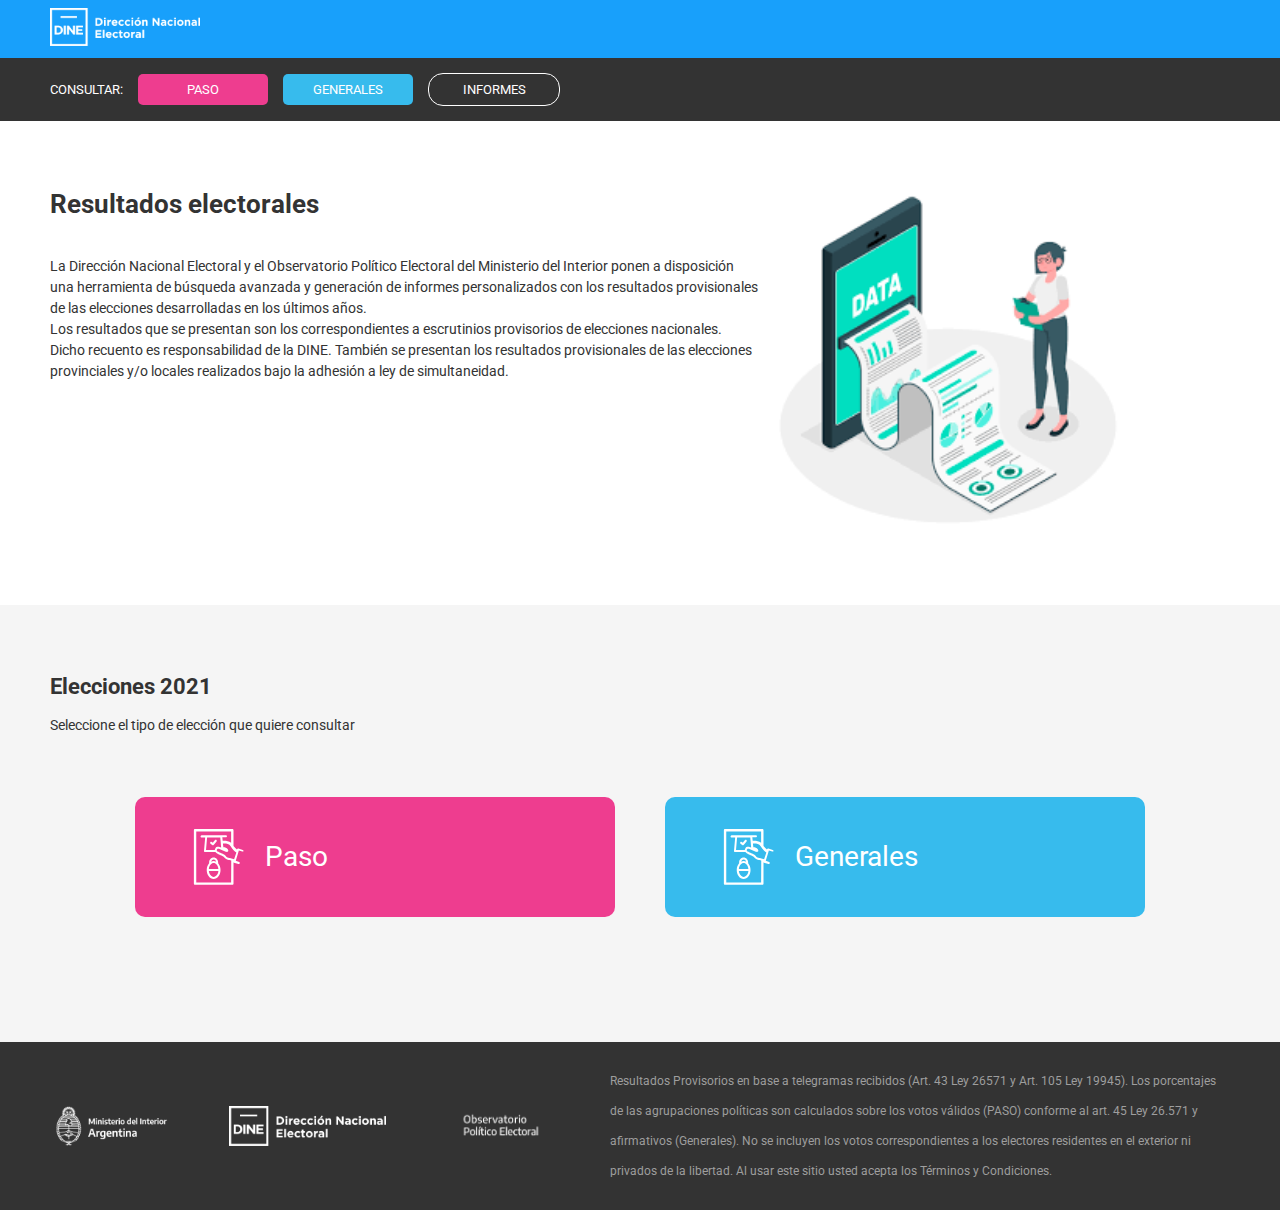
<file: index.html>
<!DOCTYPE html>
<html lang="es">

<head>
    <meta charset="UTF-8" />
    <!-- <meta name="viewport" content="width=device-width, initial-scale=1.0" /> -->
    <title>Sistema de Publicación de Resultados Electorales</title>
    <link rel="shortcut icon" type="image/png" href="img/icons/favicon-16x16.png">
    <!-- Estilos CSS -->
    <link rel="stylesheet" href="css/common.css" />
    <link rel="stylesheet" href="css/pages/index.css">
</head>

<body>
    <header>
        <!--Barra de logo portal-->
        <div class="header-page">
            <a href="index.html">
                <img src="img/Logo_DINE_negativo.png" alt="logo" class="logo">
            </a>
        </div>
        <!--Barra de menú principal-->
        <nav class="barra-navegacion">
            <ul>
                <li>CONSULTAR:</li>
                <li><a class="boton paso" href="paso.html">PASO</a></li>
                <li><a class="boton generales" href="generales.html">GENERALES</a></li>
                <div>
                    <li><a class="boton_informes" href="informes.html">INFORMES</a></li>
                </div>
            </ul>
        </nav>
    </header>
    <!-- Contenido principal de la página -->
    <main>
        <section id="sec-titulo">
            <!--Seccion para agregar una palicula favorita por codigo-->
            <div class="sec-titulo_contenedor-texto">
                <h1>Resultados electorales</h1>
                <p>La Dirección Nacional Electoral y el Observatorio Político Electoral del Ministerio
                    del Interior ponen a disposición una herramienta de búsqueda avanzada y generación
                    de informes personalizados con los resultados provisionales de las elecciones
                    desarrolladas en los últimos años.
                    <br>
                    Los resultados que se presentan son los correspondientes a escrutinios provisorios de
                    elecciones nacionales. Dicho recuento es responsabilidad de la DINE. También se
                    presentan los resultados provisionales de las elecciones provinciales y/o locales
                    realizados bajo la adhesión a ley de simultaneidad.
                </p>
            </div>
            <div class="sec-titulo_contenedor-imagen">
                <img src="img/images.png" alt="">
            </div>
        </section>
        <section id="sec-contenido">
            <h2>Elecciones 2021</h2>
            <p>Seleccione el tipo de elección que quiere consultar</p>
            <div class="sec-contenido_contenedor-botones">
                <a class="contenido-boton paso" href="paso.html">
                    <img class="boton_imagen" src="img/icons/urna.svg" alt="">Paso
                </a>
                <a class="contenido-boton generales" href="generales.html">
                    <img class="boton_imagen" src="img/icons/urna.svg" alt="">Generales
                </a>
            </div>
        </section>
    </main>
    <!--Pie de página-->
    <footer>
        <img src="img/icons/Ministerio-del-Interior_pluma.1ab9a7a7.png" />
        <img src="img/icons/Logo_DINE_negativo.a88f983e.png" />
        <img src="img/icons/logos_001-10.4430c8d5.png" />
        <p>Resultados Provisorios en base a telegramas recibidos (Art. 43 Ley 26571 y Art. 105 Ley 19945). Los
            porcentajes de las agrupaciones políticas son calculados sobre los votos válidos (PASO) conforme al art.
            45 Ley 26.571 y afirmativos (Generales). No se incluyen los votos correspondientes a los electores
            residentes en el exterior ni privados de la libertad. Al usar este sitio usted acepta los
            <a href="about:blank" target="_blank">Términos y Condiciones.</a>
        </p>
    </footer>
</body>

</html>
</file>
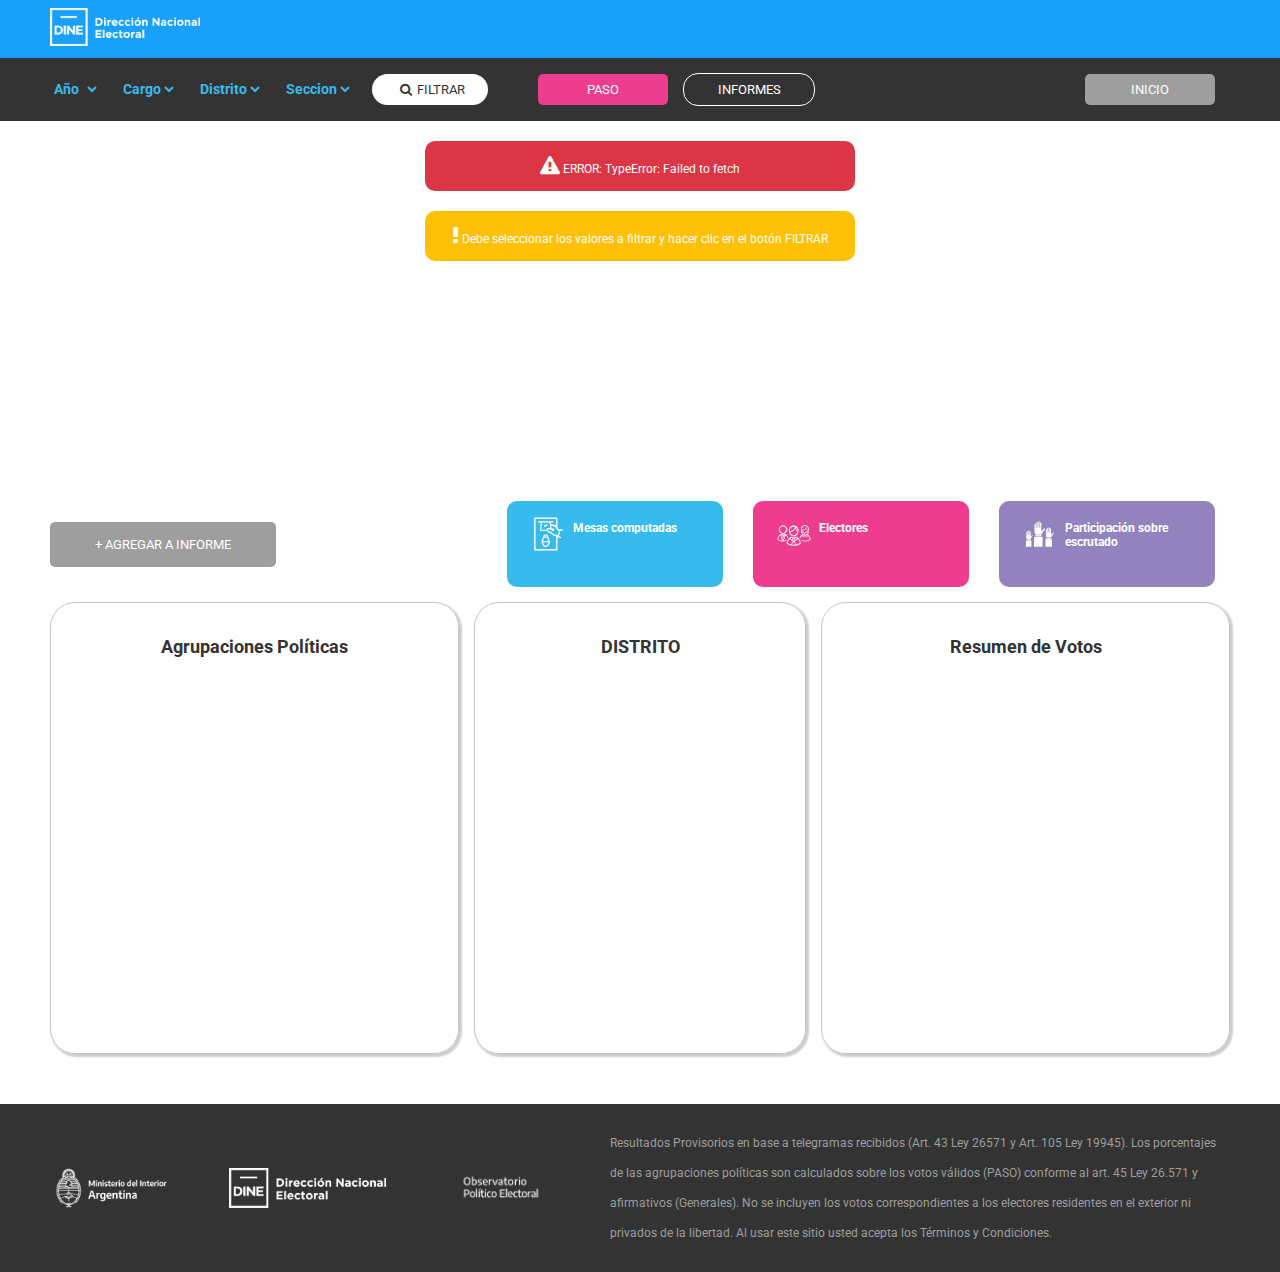
<file: generales.html>
<!DOCTYPE html>
<html lang="es">

<head>
    <meta charset="UTF-8" />
    <!-- <meta name="viewport" content="width=device-width, initial-scale=1.0" /> -->
    <title>Sistema de Publicación de Resultados Electorales</title>
    <link rel="shortcut icon" type="image/png" href="img/icons/favicon-16x16.png">
    <!-- Estilos CSS -->
    <link rel="stylesheet" href="https://cdnjs.cloudflare.com/ajax/libs/font-awesome/4.7.0/css/font-awesome.min.css">
    <link rel="stylesheet" href="css/common.css" />
    <link rel="stylesheet" href="css/pages/generales.css">
    <script src="js/common.js" defer></script>
    <script src="js/agrupaciones_colores.js" defer></script>
    <script src="js/pages/general.js" defer></script>
</head>

<body>
    <header>
        <!--Barra de logo portal-->
        <div class="header-page">
            <a href="index.html">
                <img src="img/Logo_DINE_negativo.png" alt="logo" class="logo">
            </a>
        </div>
        <!--Barra de menú principal-->

        <nav class="barra-navegacion">
            <div>
                <div>
                    <form>
                        <select name="filtro-año" id="años">
                            <option value="-" selected disabled>Año</option>
                        </select>
                        <select name="filtro-cargo" id="cargos">
                            <option value="-" selected disabled>Cargo</option>
                        </select>
                        <select name="filtro-distrito" id="distritos">
                            <option value="-" selected disabled>Distrito</option>
                        </select>
                        <input type="hidden" id="hdSeccionProvincial" name="hdSeccionProvincial">
                        <select name="filtro-seccion" id="secciones">
                            <option value="-" selected disabled>Seccion</option>
                        </select>

                        <button id="boton_filtrar" class="boton_filtrar" type="submit"><i
                                class="fa fa-search icon_boton_filtrar" aria-hidden="true"></i>FILTRAR</button>
                    </form>
                    <ul>
                        <li><a class="boton paso" href="paso.html">PASO</a></li>
                        <li><a class="boton_informes" href="informes.html">INFORMES</a></li>
                    </ul>
                </div>
                <ul>
                    <li><a class="boton_inicio" href="index.html">INICIO</a></li>
                </ul>
            </div>

        </nav>

    </header>
    <!-- Contenido principal de la página -->
    <main>
        <div class="loader-contenedor" id="loader">
            <div class="loader"></div>
        </div>
        <section id="sec-messages-informes">

        </section>
        <section id="sec-messages">
            <!-- agregar mensajes al usuario, por ejemplo, mensajes de error, o de éxito de las operaciones. -->
            <div class="container">
                <div class="mensaje mensaje-1" id="mensajeExito"><i class="fa fa-thumbs-up" aria-hidden="true"></i> Se
                    agregó con
                    éxito
                    el
                    resultado al informe.
                </div>
                <div class="mensaje mensaje-2" id="mensajeError"><i class="fa fa-exclamation-triangle"
                        aria-hidden="true"></i>
                </div>
                <div class="mensaje mensaje-3" id="mensajeAdvertencia"><i class="fa fa-exclamation"
                        aria-hidden="true"></i>
                </div>
            </div>
        </section>
        <section id="sec-titulo">
            <!--Seccion para agregar una palicula favorita por codigo-->
            <h1 id="titulo"></h1>
            <p id="subtitulo" class="texto-path"></p>
        </section>
        <section id="sec-contenido">
            <!--Seccion para contenido de la página-->
            <div class="sec-contenido_contenedor-nuevoinforme">
                <button class="boton_agregar_informe" id="botonInformes">+ AGREGAR A INFORME</button>
                <div class="recuadros-informativos">
                    <div class="recuadro recuadro_1">
                        <div class="icono">
                            <img src="img/icons/urna.svg" alt="">
                        </div>
                        <div class="informacion">
                            <p class="informacion_titulo">Mesas computadas</p>
                            <p id="mesasComputadas"></p>
                        </div>
                    </div>
                    <div class="recuadro recuadro_2">
                        <div class="icono">
                            <img src="img/icons/electores.svg" alt="">
                        </div>
                        <div class="informacion">
                            <p class="informacion_titulo">Electores</p>
                            <p id="electores"></p>
                        </div>
                    </div>
                    <div class="recuadro recuadro_3">
                        <div class="icono">
                            <img src="img/icons/participacion.svg" alt="">
                        </div>
                        <div class="informacion">
                            <p class="informacion_titulo">Participación sobre escrutado</p>
                            <p id="participacionEscrutado"></p>
                        </div>
                    </div>
                </div>
            </div>

            <div id="recuadros_estadisticas">
                <div class="contenedor-seccion-estadisticas agrupaciones_politicas">
                    <h3>Agrupaciones Políticas</h3>
                    <div class="contenedor-agrupaciones" id="contenedorAgrupacion">

                    </div>
                </div>
                <div class="contenedor-seccion-estadisticas distrito ">
                    <div class="contenedor-mapa">
                        <h3 id="nombre_mapa" class="nombre_mapa">DISTRITO</h3>
                        <svg id="svg_mapa" class="mapa">

                        </svg>
                    </div>
                </div>
                <div class="contenedor-seccion-estadisticas grafico_votos">
                    <h3>Resumen de Votos</h3>

                    <div class="chart-wrap horizontal" id="contenedorGrafico">

                    </div>

                </div>
            </div>
        </section>
    </main>
    <!--Pie de página-->
    <footer>
        <img src="img/icons/Ministerio-del-Interior_pluma.1ab9a7a7.png" />
        <img src="img/icons/Logo_DINE_negativo.a88f983e.png" />
        <img src="img/icons/logos_001-10.4430c8d5.png" />
        <p>Resultados Provisorios en base a telegramas recibidos (Art. 43 Ley 26571 y Art. 105 Ley 19945). Los
            porcentajes de las agrupaciones políticas son calculados sobre los votos válidos (PASO) conforme al art.
            45 Ley 26.571 y afirmativos (Generales). No se incluyen los votos correspondientes a los electores
            residentes en el exterior ni privados de la libertad. Al usar este sitio usted acepta los
            <a href="about:blank" target="_blank">Términos y Condiciones.</a>
        </p>
    </footer>
</body>

</html>
</file>
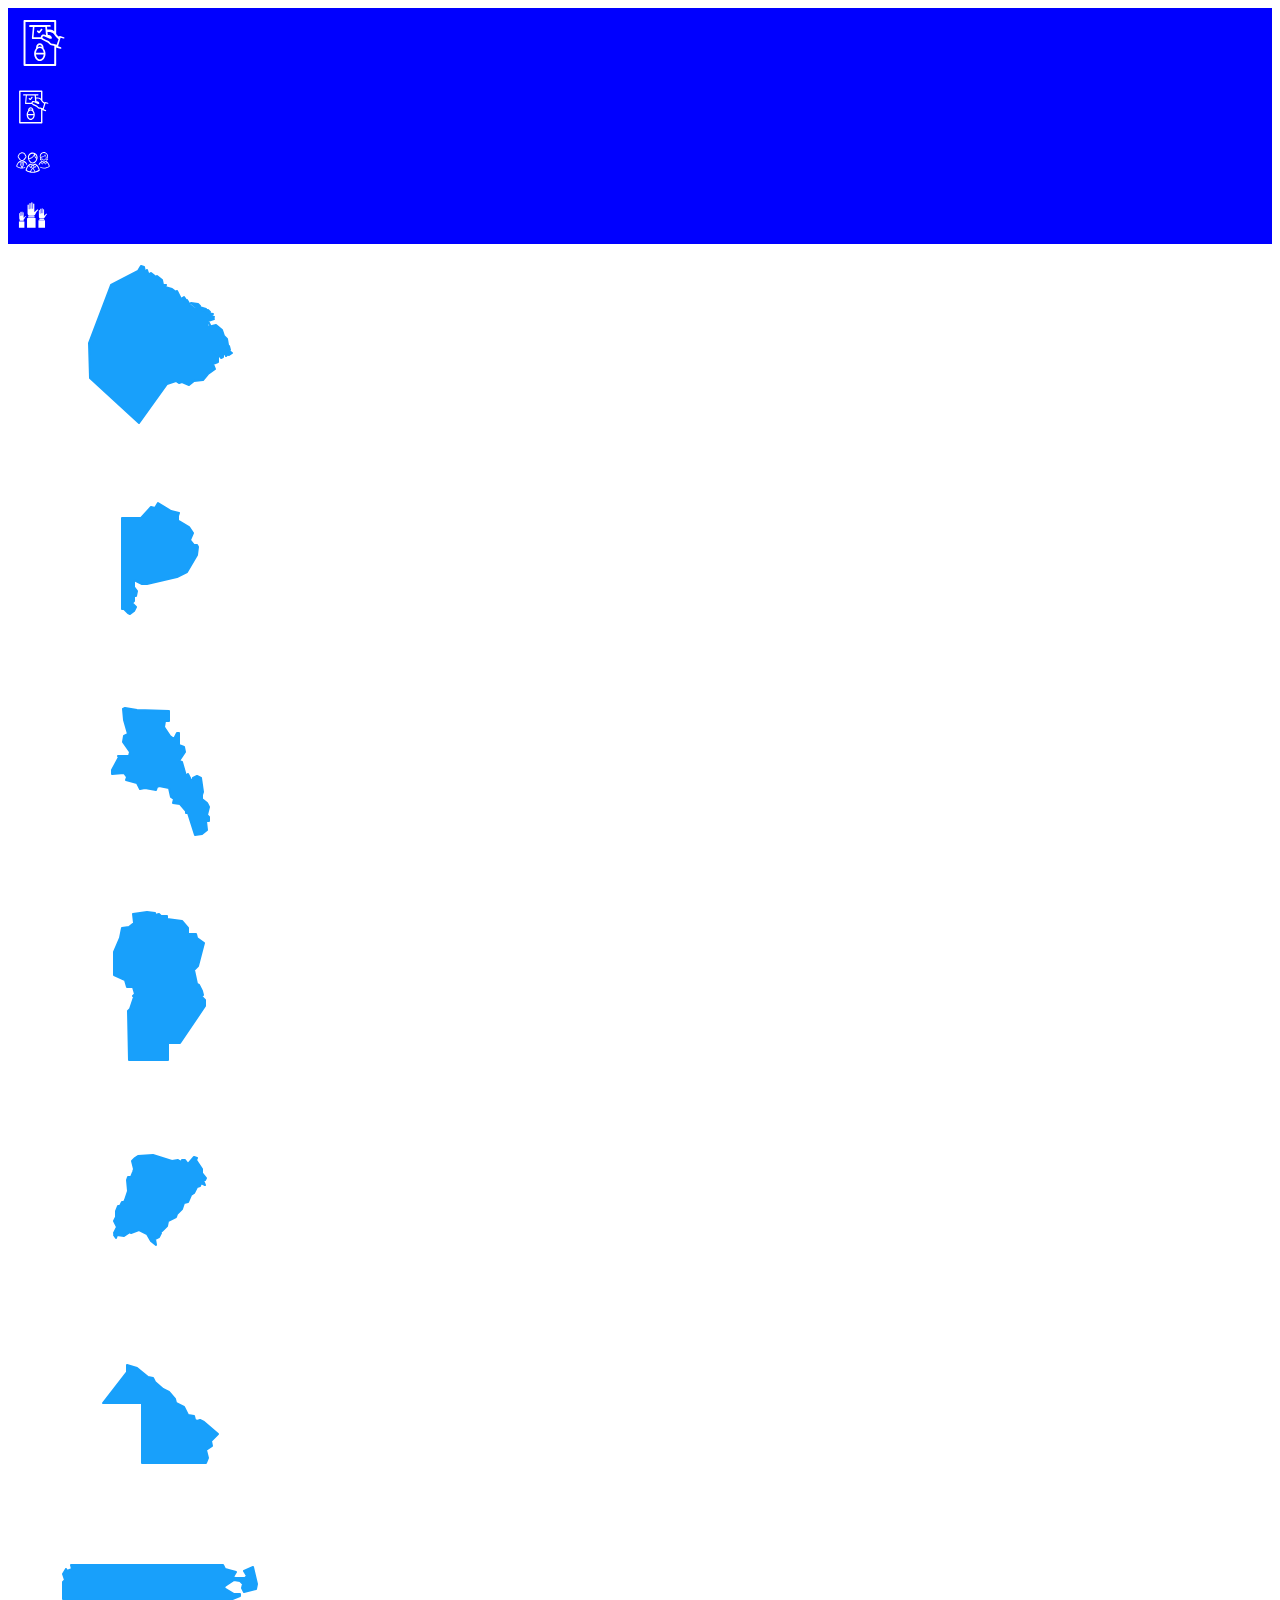
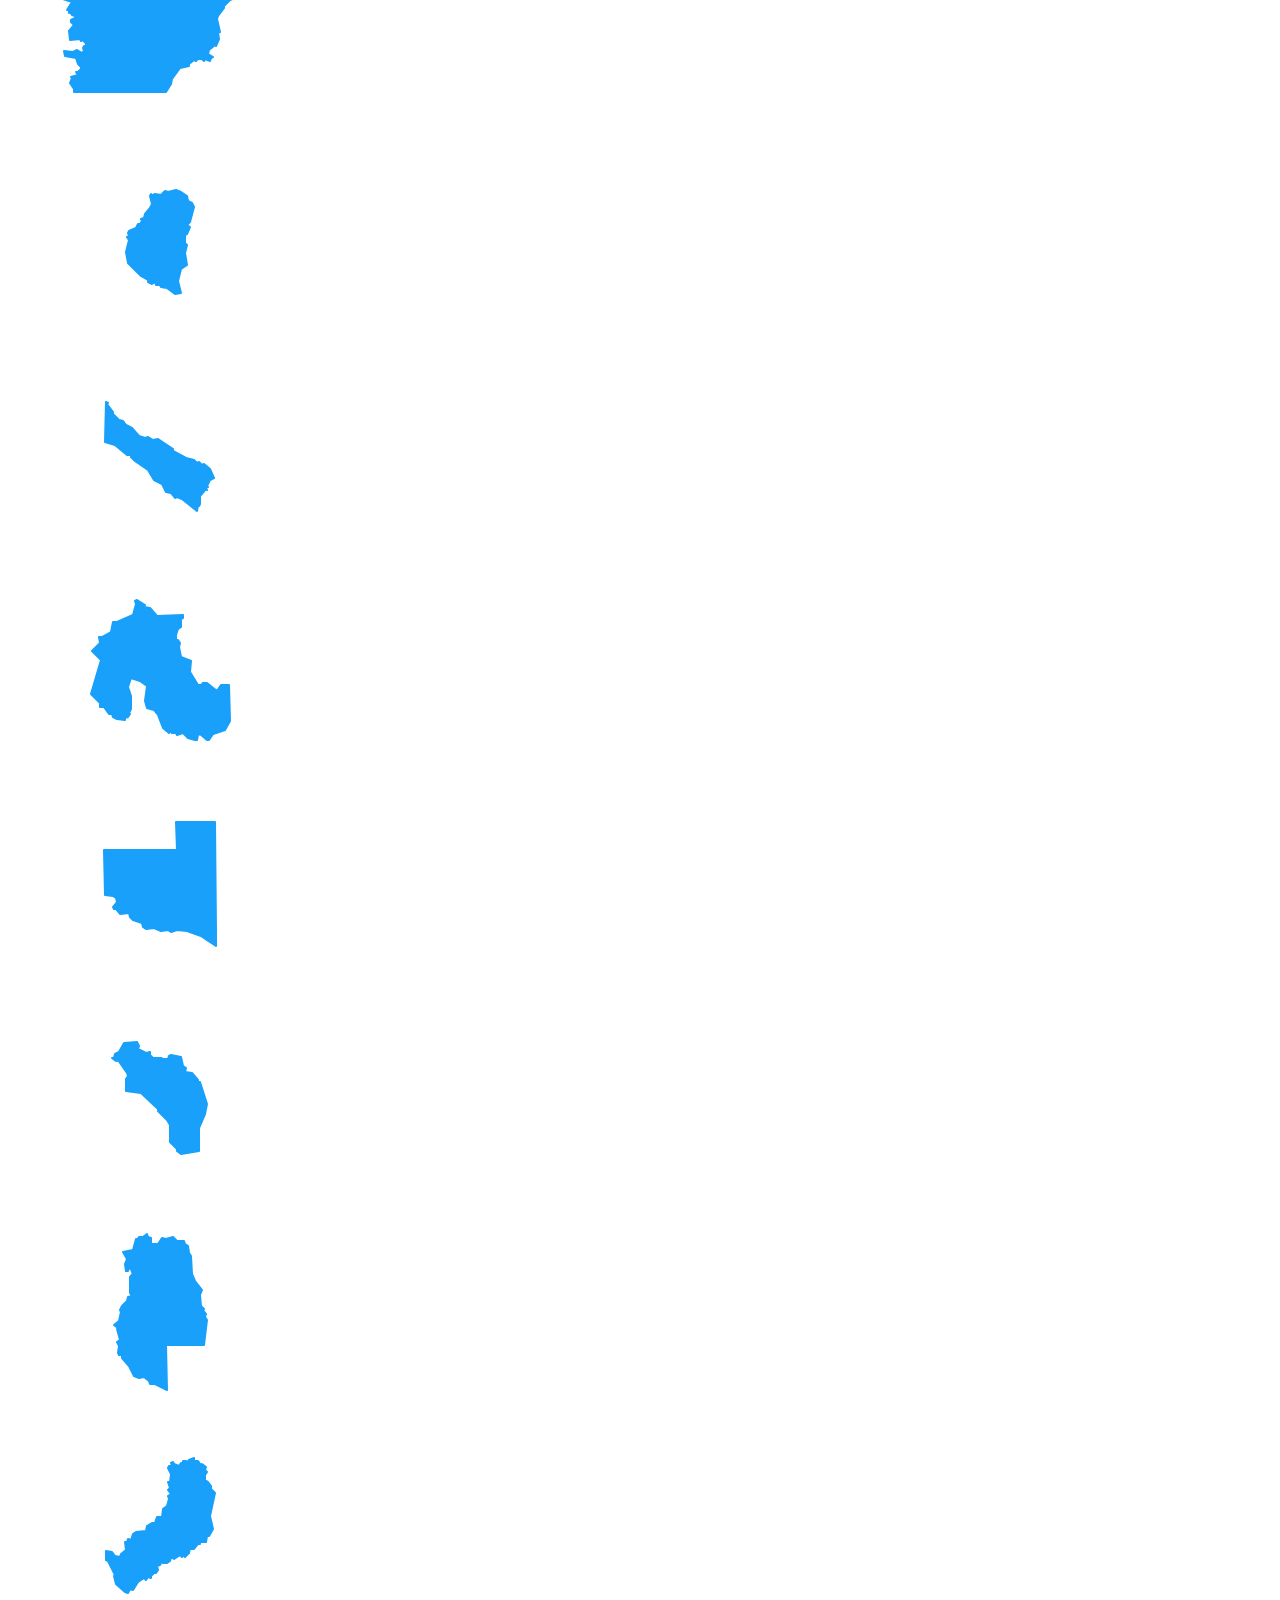
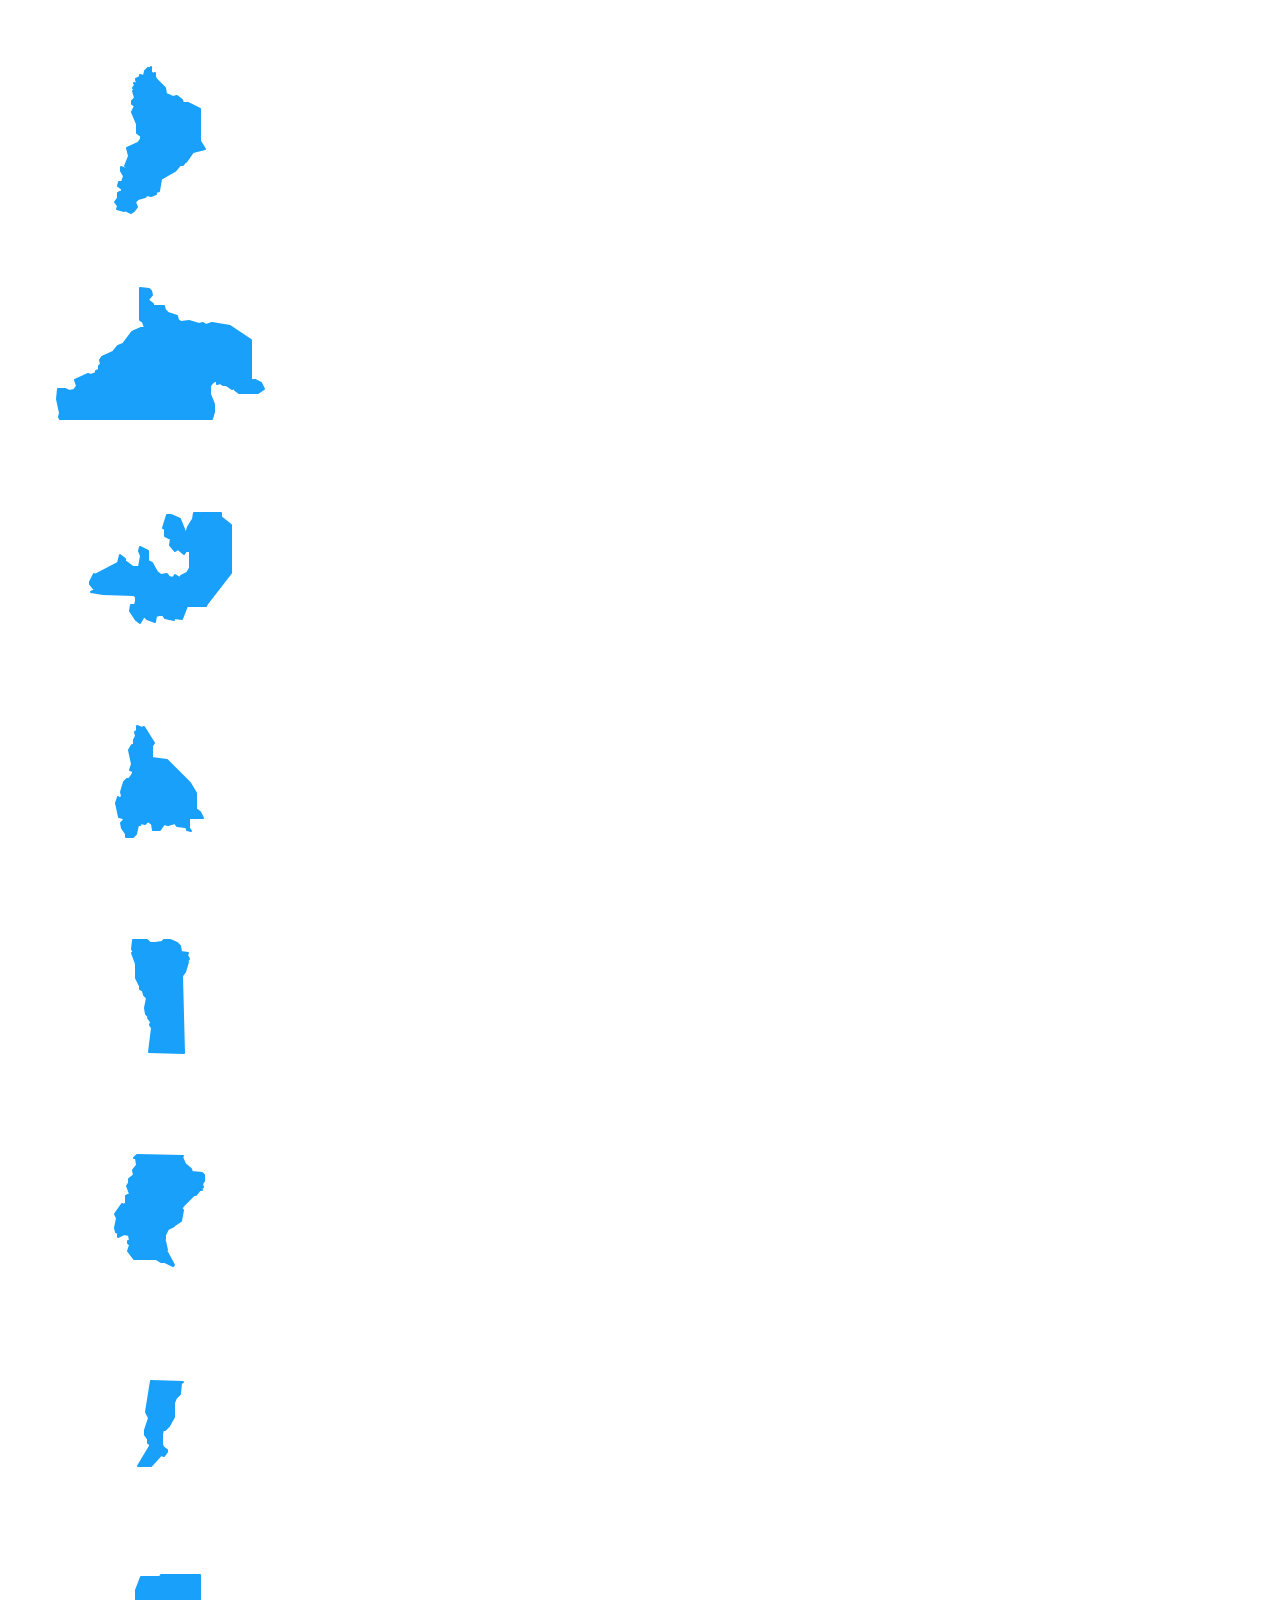
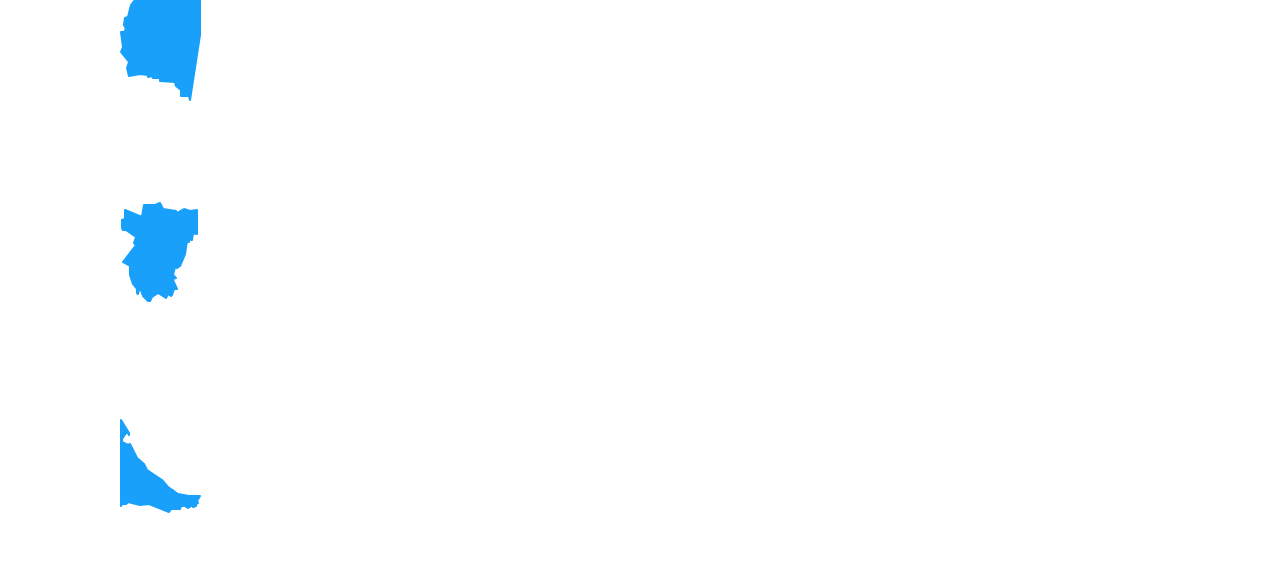
<file: iconosSVG.html>
<!DOCTYPE html>
<html lang="en">

<head>
    <meta charset="UTF-8">
    <!-- <meta name="viewport" content="width=device-width, initial-scale=1.0"> -->
    <title>Document</title>
</head>

<body>
    <!--URNA-->
    <div style="background-color: blue;">
        <svg version="1.1" id="Capa_1" xmlns="http://www.w3.org/2000/svg" xmlns:xlink="http://www.w3.org/1999/xlink"
            x="0px" y="0px" width="841.889px" height="595.281px" viewBox="0 0 841.889 595.281"
            enable-background="new 0 0 841.889 595.281" xml:space="preserve" class="v-icon__component theme--light"
            style="font-size: 70px; height: 70px; width: 70px;">
            <g>
                <path fill="#FFFFFF"
                    d="M671.434,227.503l-43.614-14.145c-2.358-1.179-4.716-1.179-8.252,1.179 c-2.357,1.179-4.715,3.536-4.715,5.894l-1.179,3.536c-9.431-8.251-22.396-20.039-34.185-35.363V31.827 c0-7.072-5.894-11.788-11.788-11.788H198.746c-7.073,0-11.788,5.895-11.788,11.788v530.448c0,7.072,4.715,11.787,11.788,11.787 h368.955c7.073,0,11.788-4.715,11.788-11.787V348.917c1.179,2.357,3.536,3.536,4.715,4.716l44.794,14.145c1.179,0,2.357,0,3.536,0 c4.715,0,8.251-2.357,9.43-7.072s-1.179-10.609-5.894-12.967l0,0l-34.185-11.787l30.648-102.554l34.185,10.608l0,0 c4.715,1.179,10.608-1.179,12.966-7.072C679.685,234.576,676.149,228.682,671.434,227.503z M555.914,550.487H210.533V43.615 h345.381v113.162c-29.47-25.934-77.799-21.218-83.693-20.039l-3.536-34.185h35.363c5.894,0,10.609-4.715,10.609-10.609 c0-5.894-4.716-10.608-10.609-10.608H262.4c-4.715,2.357-9.43,7.072-9.43,12.966c0,5.895,4.715,10.609,10.608,10.609h35.363 l-11.787,132.022c0,2.357,1.179,5.894,2.357,8.251c2.357,2.358,4.715,3.537,7.072,3.537h103.731 c5.895,9.43,15.324,12.966,16.503,14.145c0,0,29.47,15.324,51.866,24.755c12.967,5.894,15.324,9.43,20.039,14.145 c2.357,3.537,5.894,7.073,10.609,10.609c14.146,12.967,34.185,14.146,40.078,15.324l17.682,4.715L555.914,550.487z M456.897,203.927l-8.251-3.536c-1.179-1.179-17.682-8.251-31.827-3.536c-8.251,2.357-14.145,8.251-18.86,17.682 c-2.357,4.715-3.536,8.251-3.536,12.967h-87.229l10.608-122.593h130.844L456.897,203.927z M585.383,319.448l-42.436-11.788 c-1.179,0-2.357,0-3.536,0c0,0-17.682,0-28.291-9.431c-3.536-3.536-5.894-7.072-8.251-9.43 c-5.894-7.073-11.788-12.967-27.112-20.039c-22.396-9.431-50.687-24.755-51.865-24.755c0,0-7.073-3.536-9.431-9.43 c-1.179-3.536-1.179-7.072,1.179-10.609c2.357-4.715,4.716-5.894,7.073-7.072c5.894-2.357,14.145,1.179,17.682,2.357l62.475,25.933 c4.715,1.18,15.324,4.716,22.396-2.357c4.715-4.715,3.536-11.787-2.357-21.218c-10.609-16.503-29.469-20.039-37.721-20.039 c-1.179,0-2.357,0-2.357,0c-1.179,0-2.357,0-3.536,0l0,0l-4.716-36.542l-1.179-8.251c0,0,0,0,1.179,09c0,0,56.581-8.252,76.621,24.754c15.323,25.933,38.899,50.688,56.58,62.475L585.383,319.448z">
                </path>
                <path fill="#FFFFFF"
                    d="M368.49,179.174c2.357,1.179,3.536,2.357,5.894,2.357l0,0l0,0c3.536,0,5.895-1.179,8.252-3.536 l29.469-35.363c3.536-4.715,2.357-10.609-1.179-14.146c-2.357-1.179-4.715-2.357-7.072-2.357c-2.358,0-4.716,1.179-7.073,3.536 l-12.966,15.324l-9.431,11.788l-5.894-4.716l-4.715-3.536c-4.716-3.536-10.609-2.357-14.146,2.357 c-3.536,4.716-2.357,10.609,2.357,14.146L368.49,179.174z">
                </path>
                <path fill="#FFFFFF"
                    d="M427.428,359.526c0-2.357,0-3.536,0-5.894c0,0,0,0,0-1.18l0,0l0,0c0-28.29-20.039-50.688-44.793-50.688 c-24.755,0-44.794,22.397-44.794,50.688l0,0l0,0c0,2.358,0,4.716,0,7.073c-14.145,16.503-23.575,40.078-23.575,67.189l0,0l0,0 c0,48.33,30.648,88.408,68.369,88.408c37.72,0,68.368-40.078,68.368-88.408l0,0l0,0 C451.003,399.604,441.573,376.029,427.428,359.526z M382.635,495.085c-23.576,0-43.615-25.933-47.151-57.76h94.302 C427.428,469.152,407.389,495.085,382.635,495.085z M406.21,344.202c-7.073-3.536-15.324-5.894-23.575-5.894 c-8.252,0-16.503,2.357-23.576,5.894c3.537-12.967,12.967-21.218,23.576-21.218C394.422,321.805,403.853,331.235,406.21,344.202z M382.635,358.347c23.575,0,43.614,24.754,47.15,57.76h-94.302C339.02,383.101,359.059,358.347,382.635,358.347z">
                </path>
            </g>
        </svg>

    </div>

    <!--Recuadros-->
    <div style="background-color: blue;">
        <svg version="1.1" id="Capa_1" xmlns="http://www.w3.org/2000/svg" xmlns:xlink="http://www.w3.org/1999/xlink"
            x="0px" y="0px" width="841.889px" height="595.281px" viewBox="0 0 841.889 595.281"
            enable-background="new 0 0 841.889 595.281" xml:space="preserve" class="v-icon__component theme--light"
            style="font-size: 50px; height: 50px; width: 50px;">
            <g>
                <path fill="#FFFFFF"
                    d="M671.434,227.503l-43.614-14.145c-2.358-1.179-4.716-1.179-8.252,1.179
                                                        c-2.357,1.179-4.715,3.536-4.715,5.894l-1.179,3.536c-9.431-8.251-22.396-20.039-34.185-35.363V31.827
                                                        c0-7.072-5.894-11.788-11.788-11.788H198.746c-7.073,0-11.788,5.895-11.788,11.788v530.448c0,7.072,4.715,11.787,11.788,11.787
                                                        h368.955c7.073,0,11.788-4.715,11.788-11.787V348.917c1.179,2.357,3.536,3.536,4.715,4.716l44.794,14.145c1.179,0,2.357,0,3.536,0
                                                        c4.715,0,8.251-2.357,9.43-7.072s-1.179-10.609-5.894-12.967l0,0l-34.185-11.787l30.648-102.554l34.185,10.608l0,0
                                                        c4.715,1.179,10.608-1.179,12.966-7.072C679.685,234.576,676.149,228.682,671.434,227.503z M555.914,550.487H210.533V43.615
                                                        h345.381v113.162c-29.47-25.934-77.799-21.218-83.693-20.039l-3.536-34.185h35.363c5.894,0,10.609-4.715,10.609-10.609
                                                        c0-5.894-4.716-10.608-10.609-10.608H262.4c-4.715,2.357-9.43,7.072-9.43,12.966c0,5.895,4.715,10.609,10.608,10.609h35.363
                                                        l-11.787,132.022c0,2.357,1.179,5.894,2.357,8.251c2.357,2.358,4.715,3.537,7.072,3.537h103.731
                                                        c5.895,9.43,15.324,12.966,16.503,14.145c0,0,29.47,15.324,51.866,24.755c12.967,5.894,15.324,9.43,20.039,14.145
                                                        c2.357,3.537,5.894,7.073,10.609,10.609c14.146,12.967,34.185,14.146,40.078,15.324l17.682,4.715L555.914,550.487z
                                                        M456.897,203.927l-8.251-3.536c-1.179-1.179-17.682-8.251-31.827-3.536c-8.251,2.357-14.145,8.251-18.86,17.682
                                                        c-2.357,4.715-3.536,8.251-3.536,12.967h-87.229l10.608-122.593h130.844L456.897,203.927z M585.383,319.448l-42.436-11.788
                                                        c-1.179,0-2.357,0-3.536,0c0,0-17.682,0-28.291-9.431c-3.536-3.536-5.894-7.072-8.251-9.43
                                                        c-5.894-7.073-11.788-12.967-27.112-20.039c-22.396-9.431-50.687-24.755-51.865-24.755c0,0-7.073-3.536-9.431-9.43
                                                        c-1.179-3.536-1.179-7.072,1.179-10.609c2.357-4.715,4.716-5.894,7.073-7.072c5.894-2.357,14.145,1.179,17.682,2.357l62.475,25.933
                                                        c4.715,1.18,15.324,4.716,22.396-2.357c4.715-4.715,3.536-11.787-2.357-21.218c-10.609-16.503-29.469-20.039-37.721-20.039
                                                        c-1.179,0-2.357,0-2.357,0c-1.179,0-2.357,0-3.536,0l0,0l-4.716-36.542l-1.179-8.251c0,0,0,0,1.179,0
                                                        c0,0,56.581-8.252,76.621,24.754c15.323,25.933,38.899,50.688,56.58,62.475L585.383,319.448z">
                </path>
                <path fill="#FFFFFF" d="M368.49,179.174c2.357,1.179,3.536,2.357,5.894,2.357l0,0l0,0c3.536,0,5.895-1.179,8.252-3.536
                                                        l29.469-35.363c3.536-4.715,2.357-10.609-1.179-14.146c-2.357-1.179-4.715-2.357-7.072-2.357c-2.358,0-4.716,1.179-7.073,3.536
                                                        l-12.966,15.324l-9.431,11.788l-5.894-4.716l-4.715-3.536c-4.716-3.536-10.609-2.357-14.146,2.357
                                                        c-3.536,4.716-2.357,10.609,2.357,14.146L368.49,179.174z">
                </path>
                <path fill="#FFFFFF"
                    d="M427.428,359.526c0-2.357,0-3.536,0-5.894c0,0,0,0,0-1.18l0,0l0,0c0-28.29-20.039-50.688-44.793-50.688
                                                        c-24.755,0-44.794,22.397-44.794,50.688l0,0l0,0c0,2.358,0,4.716,0,7.073c-14.145,16.503-23.575,40.078-23.575,67.189l0,0l0,0
                                                        c0,48.33,30.648,88.408,68.369,88.408c37.72,0,68.368-40.078,68.368-88.408l0,0l0,0
                                                        C451.003,399.604,441.573,376.029,427.428,359.526z M382.635,495.085c-23.576,0-43.615-25.933-47.151-57.76h94.302
                                                        C427.428,469.152,407.389,495.085,382.635,495.085z M406.21,344.202c-7.073-3.536-15.324-5.894-23.575-5.894
                                                        c-8.252,0-16.503,2.357-23.576,5.894c3.537-12.967,12.967-21.218,23.576-21.218C394.422,321.805,403.853,331.235,406.21,344.202z
                                                        M382.635,358.347c23.575,0,43.614,24.754,47.15,57.76h-94.302C339.02,383.101,359.059,358.347,382.635,358.347z">
                </path>
            </g>
        </svg>
    </div>
    <div style="background-color: blue;">
        <svg version="1.1" id="Layer_1" xmlns="http://www.w3.org/2000/svg" xmlns:xlink="http://www.w3.org/1999/xlink"
            x="0px" y="0px" width="841.889px" height="595.281px" viewBox="0 0 841.889 595.281"
            enable-background="new 0 0 841.889 595.281" xml:space="preserve" class="v-icon__component theme--light"
            style="font-size: 50px; height: 50px; width: 50px;">
            <title>comunidad</title>
            <path fill="#FFFFFF"
                d="M462.824,342.115h-0.59c-3.125-1.252-6.67-0.854-9.438,1.062c-10.771,7.341-23.424,11.436-36.453,11.797
                                                        c-13.2-0.436-26.022-4.519-37.043-11.797c-2.89-1.642-6.43-1.642-9.319,0c-54.148,26.779-76.682,98.859-71.845,112.897
                                                        c0.632,1.725,1.735,3.237,3.186,4.365c34.136,22.816,73.983,35.608,115.021,36.925c41.28-0.521,81.446-13.472,115.257-37.161
                                                        c1.454-1.173,2.557-2.724,3.186-4.482C539.387,440.739,516.973,368.659,462.824,342.115z M458.813,359.693
                                                        c5.067,2.88,9.848,6.237,14.275,10.027l-21.707,27.016l-21.353-26.426c10.135-1.979,19.866-5.647,28.784-10.854V359.693z
                                                        M434.039,395.084l-17.342,20.999c0,0,0,0.59,0,0.826c0,0.235,0,0,0-0.826l-17.224-20.999l17.578-21.471L434.039,395.084z
                                                        M373.992,359.693c8.952,5.199,18.728,8.83,28.902,10.735l-21.588,26.308l-22.061-27.252c4.616-3.762,9.55-7.117,14.746-10.027
                                                        V359.693z M315.007,447.464c5.307-26.169,17.715-50.372,35.863-69.957l25.6,32.088c1.272,1.329,3,2.13,4.837,2.241
                                                        c1.824-0.022,3.548-0.841,4.719-2.241l4.837-5.898l12.977,15.69l-31.853,52.497c-20.349-4.863-39.705-13.204-57.216-24.656
                                                        L315.007,447.464z M416.579,478.725c-10.703-0.196-21.366-1.381-31.852-3.539l31.852-52.143l32.088,52.496
                                                        c-10.662,1.965-21.481,2.952-32.323,2.95L416.579,478.725z M461.29,472.709l-32.441-52.851l12.977-15.69l4.955,5.898
                                                        c1.138,1.441,2.883,2.27,4.719,2.242l0,0c1.824-0.023,3.548-0.842,4.719-2.242l25.718-32.56
                                                        c18.07,19.442,30.544,43.411,36.099,69.367c-17.312,11.868-36.609,20.539-56.979,25.6L461.29,472.709z">
            </path>
            <path fill="#FFFFFF" d="M416.462,340.935c45.3,0,81.753-54.856,81.753-100.157c1.717-45.184-33.521-83.204-78.705-84.92
                                                        s-83.204,33.521-84.92,78.706c-0.078,2.07-0.078,4.144,0,6.214C334.59,286.079,371.043,340.935,416.462,340.935z M480.756,240.778
                                                        c0,1.298,0,2.596,0,3.894c-18.168-6.606-25.364-40.229-27.842-56.98C470.381,199.714,480.797,219.574,480.756,240.778z
                                                        M352.05,240.778c0.387-35.316,29.094-63.76,64.412-63.822c7.58,0.036,15.093,1.435,22.178,4.129
                                                        c-5.771,25.088-21.943,46.535-44.475,58.985c-12.627,7.394-27.523,9.911-41.88,7.079C352.168,244.553,352.05,242.666,352.05,240.778
                                                        z M362.549,260.244c13.056-0.269,25.851-3.71,37.278-10.028c19.154-10.271,34.437-26.506,43.531-46.244
                                                        c4.719,20.645,14.864,47.188,35.392,53.087c-6.96,32.56-33.268,66.418-62.406,66.418s-54.03-32.089-61.816-63.94
                                                        C357.182,259.952,359.863,260.188,362.549,260.244z"></path>
            <path fill="#FFFFFF"
                d="M542.454,249.036l0.944,3.186c0.522,1.727,0.839,3.508,0.943,5.309l0,0c-0.551,1.18-1.966,3.657-4.247,7.433
                                                        l-1.062,1.77c-1.563,2.695-1.181,6.096,0.943,8.376c6.438,6.525,14.637,11.034,23.595,12.977c0.584,0.114,1.185,0.114,1.77,0
                                                        c3.892,0.367,7.345-2.489,7.713-6.381c0.352-3.722-2.251-7.075-5.943-7.658c-4.577-1.021-8.934-2.859-12.859-5.427
                                                        c1.602-2.582,2.87-5.356,3.775-8.258c0.116-1.177,0.116-2.362,0-3.539c-0.062-3.077-0.537-6.133-1.416-9.083l-0.943-3.422
                                                        c0-1.298-0.826-2.595-1.18-3.893v-1.18c-3.318-7.425-5.047-15.462-5.073-23.595c0.729-30.418,25.977-54.486,56.395-53.759
                                                        s54.486,25.977,53.759,56.395c-0.187,7.795-2.025,15.461-5.395,22.492l-2.124,7.433c-0.941,3.021-1.457,6.157-1.533,9.319
                                                        c-0.116,1.177-0.116,2.362,0,3.539c-0.056,0.352-0.056,0.71,0,1.062c0.976,2.515,2.201,4.926,3.657,7.196
                                                        c-2.936,1.979-6.159,3.49-9.556,4.483c-3.891,0.815-6.383,4.629-5.567,8.52c0.815,3.89,4.63,6.382,8.52,5.566
                                                        c0.443-0.093,0.877-0.228,1.294-0.401c7.512-2.082,14.32-6.159,19.701-11.797c2.093-2.286,2.518-5.642,1.062-8.376l-1.062-1.77
                                                        c-0.943-1.534-3.421-5.663-4.246-7.314v-0.59c0.017-1.81,0.336-3.604,0.943-5.309c0.59-2.478,1.298-4.837,1.77-6.371
                                                        c15.945-34.834,0.633-75.999-34.201-91.944s-75.999-0.633-91.944,34.201c-8.279,18.087-8.396,38.857-0.319,57.036L542.454,249.036z">
            </path>
            <path fill="#FFFFFF" d="M642.375,297.64c-2.532-1.03-5.412-0.72-7.668,0.825c-8.872,5.963-19.276,9.24-29.965,9.438
                                                        c-10.801-0.386-21.289-3.732-30.318-9.674c-2.138-1.544-4.956-1.771-7.313-0.59l0,0c-23.636,13.269-41.938,34.323-51.789,59.575
                                                        c3.657,4.247,7.078,8.612,10.263,12.977c5.804-16.099,14.791-30.863,26.426-43.413l24.42,27.134
                                                        c0.923,1.054,2.257,1.656,3.657,1.651l0,0c1.508-0.124,2.886-0.899,3.775-2.124l20.526-29.729l20.881,30.201
                                                        c0.928,1.18,2.285,1.943,3.775,2.123l0,0c1.43-0.02,2.79-0.615,3.774-1.651l24.893-27.134c15.105,16.03,25.513,35.905,30.082,57.452
                                                        c-24.783,16.33-53.728,25.214-83.405,25.6c-22.516-0.792-44.649-6.045-65.12-15.454c3.217,5.863,6.131,11.888,8.73,18.05
                                                        c18.353,6.987,37.713,10.971,57.334,11.797c33.779-0.463,66.647-11.022,94.376-30.318c1.199-0.993,2.098-2.301,2.596-3.775
                                                        C705.608,378.923,687.204,319.819,642.375,297.64z M579.615,342.705l-20.881-22.65c3.726-2.86,7.67-5.425,11.797-7.668
                                                        c7.562,4.349,15.827,7.343,24.42,8.848L579.615,342.705z M629.989,342.705l-14.864-21.353c8.595-1.564,16.855-4.598,24.42-8.966
                                                        c4.164,2.182,8.113,4.749,11.797,7.668L629.989,342.705z"></path>
            <path fill="#FFFFFF"
                d="M628.337,190.877c-1.385-2.284-4.359-3.014-6.644-1.628c-1.115,0.676-1.91,1.773-2.204,3.044
                                                        c-6.253,27.959-24.774,29.492-39.639,30.79c-8.729,0.708-18.639,1.651-18.639,11.207c0,24.185,19.465,53.323,43.53,53.323
                                                        c24.066,0,43.649-29.139,43.649-53.323C643.531,219.045,636.794,204.462,628.337,190.877z M604.743,278.057
                                                        c-17.932,0-33.976-24.42-34.094-43.649c3.214-1.169,6.607-1.768,10.027-1.77c13.213-1.18,34.447-2.949,44.711-27.251
                                                        c5.456,9.175,9.925,18.903,13.331,29.021C638.719,253.637,622.792,278.057,604.743,278.057z">
            </path>
            <path fill="#FFFFFF" d="M313.709,362.996c3.304-4.011,6.843-7.903,10.5-11.797c-10.078-22.699-27.316-41.47-49.076-53.44l0,0
                                                        c-2.572-1.03-5.487-0.721-7.786,0.825c-8.815,5.99-19.19,9.271-29.847,9.438c-10.771-0.347-21.232-3.697-30.2-9.674
                                                        c-2.422-1.345-5.365-1.345-7.786,0c-44.476,22.061-62.879,81.046-58.985,92.606c0.544,1.449,1.483,2.717,2.713,3.657
                                                        c28.015,18.697,60.712,29.161,94.377,30.201c16.017-0.268,31.911-2.851,47.188-7.669c1.908-5.903,4.153-11.693,6.724-17.341
                                                        c-14.479,5.61-29.701,9.067-45.183,10.263l25.01-51.553c1.152-2.354,0.273-5.196-2.005-6.488l-10.146-5.898l21.234-27.605
                                                        C295.008,330.396,306.432,345.669,313.709,362.996z M153.741,384.349c5.684-25.848,19.895-49.032,40.346-65.828l21.234,27.487
                                                        l-10.146,5.898c-2.234,1.332-3.06,4.165-1.887,6.488l24.892,51.554C201.697,407.4,176.191,398.629,153.741,384.349z
                                                        M232.192,396.146l-18.285-37.751l10.971-6.488c1.257-0.7,2.157-1.9,2.478-3.304c0.226-1.408-0.114-2.85-0.943-4.011l-24.303-32.088
                                                        l0,0c9.059,5.185,19.108,8.401,29.493,9.438c0.472,22.65,0.708,55.564,0.59,73.731V396.146z M247.764,344.593
                                                        c-1.677,2.163-1.283,5.275,0.879,6.952c0.171,0.132,0.35,0.253,0.536,0.362l10.972,6.488l-17.932,38.341c0-12.505,0-35.392,0-74.204
                                                        c10.56-1.072,20.771-4.369,29.965-9.673l0,0L247.764,344.593z">
            </path>
            <path fill="#FFFFFF"
                d="M180.521,255.171c5.19,10.382,23.594,41.525,56.743,41.525c33.15,0,51.554-31.144,56.744-41.525
                                                        c7.55-3.822,12.906-10.921,14.511-19.229c4.03-10.152,3.024-21.612-2.714-30.908c-1.321-1.697-2.869-3.205-4.601-4.482
                                                        c-9.042-35.281-44.972-56.552-80.253-47.51c-23.321,5.977-41.532,24.188-47.509,47.51c-1.962,1.255-3.68,2.854-5.073,4.719
                                                        c-5.66,9.234-6.664,20.588-2.713,30.672C167.249,244.36,172.775,251.508,180.521,255.171z M180.521,214.235
                                                        c1.003-1.31,2.491-2.16,4.129-2.359l0,0c0.77,0.139,1.506-0.372,1.645-1.142c0.003-0.013,0.005-0.025,0.007-0.038
                                                        c3.3-27.756,28.475-47.581,56.23-44.281c23.217,2.76,41.521,21.064,44.28,44.281c0.178,0.805,0.959,1.325,1.77,1.18
                                                        c1.693,0.124,3.247,0.987,4.247,2.359c1.651,2.241,3.067,7.078,0,17.342c-1.415,4.954-4.247,10.735-8.848,9.438
                                                        c-0.716-0.241-1.494,0.122-1.77,0.825c-7.668,19.584-24.892,39.284-45.772,39.284s-38.223-19.818-45.891-39.52
                                                        c-0.238-0.571-0.797-0.944-1.416-0.944l0,0c-4.601,1.534-7.55-4.364-8.966-9.319c-2.595-10.027-1.18-14.864,0.473-17.105H180.521z">
            </path>
        </svg>
    </div>
    <div style="background-color: blue;">
        <svg version="1.1" id="Layer_1" xmlns="http://www.w3.org/2000/svg" xmlns:xlink="http://www.w3.org/1999/xlink"
            x="0px" y="0px" width="841.889px" height="595.281px" viewBox="0 0 841.889 595.281"
            enable-background="new 0 0 841.889 595.281" xml:space="preserve" class="v-icon__component theme--light"
            style="font-size: 50px; height: 50px; width: 50px;">
            <title>participacion</title>
            <path fill="#FFFFFF"
                d="M508.832,212.347c-2.05-2.229-4.488-4.068-7.195-5.427c-2.793-1.033-5.824-1.238-8.73-0.59
                c-1.705,0.26-3.37,0.735-4.955,1.416c-10.957,5.935-20.277,14.485-27.133,24.892c-4.26,6.344-10.35,11.24-17.46,14.038V116.909
                c1.236-5.799-2.462-11.501-8.261-12.737s-11.502,2.462-12.737,8.261c-0.315,1.476-0.315,3.001,0,4.477v70.782
                c0,2.802-2.271,5.073-5.073,5.073s-5.072-2.271-5.072-5.073V97.326c0.751-6.472-3.886-12.327-10.357-13.079
                c-0.048-0.006-0.095-0.011-0.143-0.016c-6.479,0.673-11.188,6.473-10.515,12.953c0.005,0.047,0.011,0.095,0.016,0.142v90.247
                c0,2.802-2.271,5.073-5.072,5.073c-2.802,0-5.073-2.271-5.073-5.073v-80.81c0.771-6.364-3.682-12.18-10.027-13.095
                c-6.48,0.673-11.188,6.473-10.515,12.953c0.005,0.047,0.01,0.095,0.016,0.142v90.365c0,2.802-2.271,5.073-5.073,5.073
                s-5.072-2.271-5.072-5.073v-61.816c0.751-6.472-3.886-12.327-10.357-13.079c-0.048-0.005-0.095-0.011-0.143-0.016
                c-6.48,0.674-11.188,6.473-10.515,12.953c0.005,0.047,0.01,0.095,0.016,0.142v128.234c-1.572,18.48,6.725,36.419,21.824,47.188
                h81.636c11.325-6.8,20.806-16.28,27.605-27.605c2.595-4.837,4.837-9.319,7.078-13.566c6.687-16.377,16.459-31.315,28.785-44.003
                c3.446-2.846,7.115-5.409,10.971-7.668c1.093-0.64,1.863-1.711,2.123-2.949C509.631,214.033,509.414,213.078,508.832,212.347z">
            </path>
            <path fill="#FFFFFF" d="M328.573,348.25h127.645c4.495,0,8.14,3.645,8.14,8.14l0,0v154.66l0,0H320.552l0,0V356.272
                C320.615,351.868,324.17,348.313,328.573,348.25z"></path>
            <rect x="339.073" y="317.695" fill="#FFFFFF" width="108.061" height="22.533"></rect>
            <path fill="#FFFFFF" d="M657.24,282.422c-1.578-1.706-3.458-3.105-5.544-4.129c-2.162-0.592-4.444-0.592-6.606,0
                c-1.346,0.213-2.655,0.61-3.894,1.18c-8.328,4.552-15.416,11.073-20.645,18.993c-3.306,4.799-7.938,8.529-13.331,10.736v-99.804
                c1.083-4.431-1.632-8.899-6.062-9.982c-4.431-1.082-8.899,1.632-9.982,6.062c-0.314,1.288-0.314,2.632,0,3.92V263.9
                c0.207,2.307-1.473,4.354-3.774,4.602c-2.343-0.122-4.143-2.12-4.021-4.462c0.002-0.047,0.005-0.093,0.009-0.14v-69.484
                c1.083-4.431-1.632-8.899-6.062-9.981c-4.431-1.083-8.899,1.631-9.982,6.062c-0.314,1.288-0.314,2.632,0,3.92v69.013
                c0.373,2.117-1.041,4.137-3.159,4.51c-2.117,0.372-4.136-1.042-4.509-3.159c-0.078-0.447-0.078-0.904,0-1.351v-61.816
                c0.939-4.463-1.918-8.843-6.381-9.781c-4.463-0.939-8.842,1.917-9.781,6.381c-0.235,1.121-0.235,2.279,0,3.4v69.721
                c0.737,2.02-0.303,4.255-2.322,4.992c-2.02,0.736-4.254-0.303-4.991-2.322c-0.315-0.862-0.315-1.808,0-2.67v-47.188
                c0.938-4.463-1.918-8.842-6.381-9.781s-8.843,1.918-9.781,6.381c-0.236,1.121-0.236,2.279,0,3.4v98.152
                c-1.186,13.88,4.937,27.377,16.162,35.627h62.524c8.877-5.241,16.299-12.623,21.588-21.471l5.309-10.382
                c5.146-12.51,12.633-23.922,22.061-33.622c2.67-2.135,5.467-4.104,8.376-5.898c0.834-0.489,1.431-1.3,1.652-2.241
                C657.869,283.641,657.694,282.938,657.24,282.422z"></path>
            <path fill="#FFFFFF" d="M519.332,386.472h97.68c3.453,0,6.252,2.799,6.252,6.252v117.971l0,0H512.608l0,0V392.724
                c-0.01-3.453,2.781-6.26,6.234-6.27C519.006,386.454,519.169,386.46,519.332,386.472z">
            </path>
            <rect x="527.354" y="363.114" fill="#FFFFFF" width="82.698" height="17.224"></rect>
            <path fill="#FFFFFF" d="M304.508,320.173c-1.309-1.415-2.869-2.575-4.602-3.421c-1.851-0.524-3.812-0.524-5.662,0l-3.186,0.943
                c-6.955,3.823-12.869,9.291-17.224,15.927c-2.748,4.048-6.654,7.173-11.207,8.966v-83.76c0.419-4.117-2.505-7.824-6.606-8.376
                c-4.149,0.493-7.14,4.218-6.725,8.376v45.536c0.135,1.95-1.337,3.641-3.287,3.774c-0.005,0.001-0.011,0.001-0.016,0.001
                c-1.909-0.187-3.322-1.861-3.186-3.775v-57.688c0.352-4.139-2.607-7.824-6.725-8.376c-4.116,0.552-7.075,4.237-6.724,8.376v57.688
                c0.343,1.792-0.831,3.523-2.623,3.866c-1.792,0.344-3.522-0.831-3.865-2.623c-0.079-0.41-0.079-0.832,0-1.243v-51.671
                c0.412-4.134-2.593-7.824-6.725-8.258c-4.1,0.493-7.071,4.144-6.725,8.258v57.688c0.001,1.759-1.425,3.186-3.184,3.187
                s-3.186-1.425-3.187-3.184c0-0.001,0-0.002,0-0.003v-39.049c0.352-4.139-2.607-7.824-6.725-8.376
                c-4.149,0.493-7.139,4.218-6.725,8.376v82.58c-1.079,11.861,4.222,23.405,13.921,30.318h52.144
                c7.469-4.531,13.645-10.91,17.931-18.521l4.483-8.612c4.286-10.447,10.533-19.979,18.403-28.077c2.212-1.854,4.58-3.511,7.078-4.954
                c0.715-0.38,1.199-1.085,1.298-1.888C305.219,321.508,305.073,320.68,304.508,320.173z">
            </path>
            <path fill="#FFFFFF" d="M189.368,406.999h81.518c2.867,0,5.19,2.324,5.19,5.191v98.859l0,0h-91.898l0,0V412.19
                C184.178,409.323,186.501,406.999,189.368,406.999z"></path>
            <rect x="195.975" y="387.534" fill="#FFFFFF" width="69.013" height="14.393"></rect>
        </svg>
    </div>


    <!--Mapas-->
    <!--//Ciudad Autónoma de Buenos Aires//-->
    <svg height="210" width="800">
        <path class="leaflet-interactive" stroke="#18a0fb" stroke-opacity="1" stroke-width="2" stroke-linecap="round"
            stroke-linejoin="round" fill="#18a0fb" fill-opacity="1" fill-rule="evenodd"
            d="M182 61L179 56L176 58L178 56L176 53L173 55L169 47L168 48L164 45L157 43L158 41L155 41L154 36L149 32L148 33L143 29L142 30L145 32L140 29L138 32L137 30L140 29L139 26L137 28L136 23L133 22L130 27L103 41L81 99L82 134L131 179L159 140L168 137L171 139L174 138L181 141L186 137L195 136L200 130L207 125L205 120L210 118L210 112L205 107L210 110L213 114L215 113L215 110L217 110L218 112L219 111L217 109L221 111L224 109L220 106L222 106L221 102L218 102L216 104L215 103L217 102L212 102L220 101L219 95L216 92L214 86L208 81L200 83L199 80L201 79L202 81L200 77L206 75L203 75L203 73L206 73L201 71L205 70L199 69L198 68L202 68L200 66L195 67L194 66L198 65L188 62L192 62L190 60L183 59L189 64L187 65z">
        </path>
    </svg>

    <!--//Buenos Aires//-->
    <svg height="210" width="800">
        <path class="leaflet-interactive" stroke="#18a0fb" stroke-opacity="1" stroke-width="2" stroke-linecap="round"
            stroke-linejoin="round" fill="#18a0fb" fill-opacity="1" fill-rule="evenodd"
            d="M171 55L163 53L150 45L147 50L143 49L133 60L114 60L114 151L116 151L120 155L122 156L126 153L128 149L124 145L126 143L126 138L128 138L129 133L126 129L126 122L134 126L139 126L169 119L179 114L189 97L190 89L189 87L186 87L182 82L185 75L181 69L171 63L170 64L170 58z">
        </path>
    </svg>

    <!--//Catamarca//-->
    <svg height="210" width="800">
        <path class="leaflet-interactive" stroke="#18a0fb" stroke-opacity="1" stroke-width="2" stroke-linecap="round"
            stroke-linejoin="round" fill="#18a0fb" fill-opacity="1" fill-rule="evenodd"
            d="M194 123L195 120L193 106L189 104L185 106L185 108L183 108L180 102L178 104L174 90L171 89L177 80L176 75L171 73L171 61L169 61L166 67L162 64L156 55L157 49L161 49L161 39L129 38L117 36L115 37L116 48L120 62L116 64L115 70L122 80L121 84L110 84L111 85L104 98L104 102L116 101L119 105L118 108L129 111L132 117L137 116L148 118L149 115L151 114L161 116L163 125L166 127L165 131L172 132L178 139L178 141L180 141L187 163L194 162L199 158L198 149L201 149L201 145L199 143L201 135L199 131L194 127L194 124z">
        </path>
    </svg>

    <!--//Córdoba//-->
    <svg height="210" width="800">
        <path class="leaflet-interactive" stroke="#18a0fb" stroke-opacity="1" stroke-width="2" stroke-linecap="round"
            stroke-linejoin="round" fill="#18a0fb" fill-opacity="1" fill-rule="evenodd"
            d="M125 101L127 108L125 110L126 111L122 123L120 125L121 174L160 174L160 157L172 157L197 120L197 114L193 110L195 109L194 105L191 99L189 98L186 84L190 80L196 57L189 52L188 48L180 48L180 42L174 35L159 33L159 30L153 30L151 28L147 29L147 27L139 26L125 28L126 37L121 41L114 42L112 52L106 66L106 89L117 94L119 101z">
        </path>
    </svg>

    <!--//Corrientes//-->
    <svg height="210" width="800">
        <path class="leaflet-interactive" stroke="#18a0fb" stroke-opacity="1" stroke-width="2" stroke-linecap="round"
            stroke-linejoin="round" fill="#18a0fb" fill-opacity="1" fill-rule="evenodd"
            d="M106 135L108 138L109 135L116 136L122 132L123 133L131 130L139 134L143 141L148 145L147 139L151 137L153 133L152 131L154 131L159 126L160 121L168 117L169 114L174 109L176 103L180 102L183 95L186 93L189 87L192 86L193 83L197 85L195 80L197 80L198 78L194 73L194 69L188 60L189 58L186 57L180 64L177 60L174 60L173 62L170 60L164 61L145 55L130 56L127 58L124 61L126 69L125 72L123 77L120 77L119 80L120 91L117 100L116 102L114 102L112 106L110 106L108 111L108 117L106 121L109 127L106 133L107 135z">
        </path>
    </svg>

    <!--//Chaco//-->
    <svg height="210" width="800">
        <path class="leaflet-interactive" stroke="#18a0fb" stroke-opacity="1" stroke-width="2" stroke-linecap="round"
            stroke-linejoin="round" fill="#18a0fb" fill-opacity="1" fill-rule="evenodd"
            d="M152 149L198 149L200 144L198 136L204 132L203 127L210 120L196 108L192 106L189 107L187 106L186 102L180 101L176 93L168 89L167 85L161 78L155 75L147 68L145 64L140 63L129 54L119 51L119 58L95 89L134 89L134 149z">
        </path>
    </svg>

    <!--//Chubut//-->
    <svg height="210" width="800">
        <path class="leaflet-interactive" stroke="#18a0fb" stroke-opacity="1" stroke-width="2" stroke-linecap="round"
            stroke-linejoin="round" fill="#18a0fb" fill-opacity="1" fill-rule="evenodd"
            d="M94 37L63 37L64 41L59 43L58 41L55 46L57 52L55 54L55 71L64 74L59 82L61 82L61 85L62 84L64 87L67 88L67 90L63 92L63 94L66 97L61 103L62 112L72 111L73 113L75 112L78 116L78 118L76 118L75 120L76 123L74 125L69 122L65 124L56 123L57 128L68 130L70 136L73 139L73 141L70 144L68 144L70 147L63 149L64 150L62 155L66 161L66 164L158 164L163 156L164 151L172 140L181 138L181 136L186 132L188 133L190 131L194 131L196 133L197 131L202 133L203 130L205 129L200 126L201 122L207 117L208 118L211 111L210 105L212 104L209 91L210 88L216 80L216 78L222 72L232 68L232 66L226 66L216 60L217 58L226 52L232 53L235 56L234 60L236 64L248 61L249 56L245 39L236 43L239 48L237 50L227 50L225 49L228 44L217 41L215 37L105 37z">
        </path>
    </svg>

    <!--//Entre Rios//-->
    <svg height="210" width="800">
        <path class="leaflet-interactive" stroke="#18a0fb" stroke-opacity="1" stroke-width="2" stroke-linecap="round"
            stroke-linejoin="round" fill="#18a0fb" fill-opacity="1" fill-rule="evenodd"
            d="M168 48L160 50L157 49L153 53L147 52L145 53L145 55L143 52L142 54L144 62L142 66L137 72L136 76L133 77L134 79L132 82L130 82L128 86L121 89L120 91L121 94L119 95L121 98L118 110L120 121L133 134L140 138L140 140L144 142L147 140L148 143L152 143L153 145L159 146L167 152L173 151L170 139L173 127L179 123L177 111L179 103L177 101L177 93L179 92L182 85L179 83L182 80L186 65L184 61L180 59L179 54L173 50z">
        </path>
    </svg>

    <!--//Formosa//-->
    <svg height="210" width="800">
        <path class="leaflet-interactive" stroke="#18a0fb" stroke-opacity="1" stroke-width="2" stroke-linecap="round"
            stroke-linejoin="round" fill="#18a0fb" fill-opacity="1" fill-rule="evenodd"
            d="M98 46L97 86L107 89L119 99L123 99L123 101L127 105L140 114L146 124L154 128L158 136L163 137L167 142L169 141L174 143L189 155L190 149L191 150L192 148L192 140L198 133L199 134L198 132L200 131L199 130L202 124L206 122L202 113L196 108L194 109L191 106L189 107L186 104L178 102L165 95L165 93L150 83L145 84L140 81L137 82L131 80L124 72L118 69L115 65L111 64L105 58L105 56L99 48L100 47z">
        </path>
    </svg>

    <!--//Jujuy//-->
    <svg height="210" width="800">
        <path class="leaflet-interactive" stroke="#18a0fb" stroke-opacity="1" stroke-width="2" stroke-linecap="round"
            stroke-linejoin="round" fill="#18a0fb" fill-opacity="1" fill-rule="evenodd"
            d="M190 115L182 102L183 91L173 87L171 77L172 73L170 70L168 70L168 65L170 59L173 57L173 49L175 48L175 45L149 46L142 38L136 37L137 35L129 30L127 31L128 34L125 45L109 52L105 52L103 62L94 67L91 67L92 73L84 81L93 90L83 124L92 133L92 137L96 137L101 144L104 144L105 147L109 149L117 150L117 148L120 147L122 144L121 143L123 139L123 126L120 117L123 108L132 111L139 116L137 131L139 138L146 140L150 145L155 158L161 163L162 161L164 163L168 163L169 165L175 163L180 168L187 170L189 170L190 165L192 164L199 170L201 170L205 164L217 160L222 151L221 115L213 115L209 121L199 113L195 113L193 115z">
        </path>
    </svg>

    <!--//La Pampa//-->
    <svg height="210" width="800">
        <path class="leaflet-interactive" stroke="#18a0fb" stroke-opacity="1" stroke-width="2" stroke-linecap="round"
            stroke-linejoin="round" fill="#18a0fb" fill-opacity="1" fill-rule="evenodd"
            d="M208 148L207 38L168 38L169 66L96 66L97 111L105 112L108 114L109 118L105 123L106 125L108 125L112 130L121 129L122 133L125 136L134 139L135 143L138 145L146 144L153 147L160 146L163 148L169 146L179 147L193 152L208 162z">
        </path>
    </svg>

    <!--//La Rioja//-->
    <svg height="210" width="800">
        <path class="leaflet-interactive" stroke="#18a0fb" stroke-opacity="1" stroke-width="2" stroke-linecap="round"
            stroke-linejoin="round" fill="#18a0fb" fill-opacity="1" fill-rule="evenodd"
            d="M153 60L145 60L142 57L142 54L138 55L130 51L131 48L129 44L116 45L111 54L107 56L106 60L104 60L108 63L110 62L119 75L120 78L118 81L118 93L133 95L150 111L150 113L159 122L162 127L162 144L169 151L169 153L173 156L191 153L191 130L197 116L199 106L192 84L190 84L190 82L184 75L177 74L178 70L175 68L173 59L163 57L161 58L160 61L155 61z">
        </path>
    </svg>

    <!--//Mendoza//-->
    <svg height="210" width="800">
        <path class="leaflet-interactive" stroke="#18a0fb" stroke-opacity="1" stroke-width="2" stroke-linecap="round"
            stroke-linejoin="round" fill="#18a0fb" fill-opacity="1" fill-rule="evenodd"
            d="M124 60L125 61L122 65L122 81L124 84L120 85L119 89L114 94L112 98L113 100L111 109L106 113L110 116L109 117L112 128L109 130L111 134L110 141L111 143L114 143L114 146L121 154L126 164L131 166L136 165L141 169L142 172L147 172L159 178L158 133L196 133L199 108L197 105L198 102L195 98L196 97L193 94L192 83L194 78L187 69L184 62L183 44L181 41L180 34L177 32L176 29L169 29L165 25L158 27L154 26L150 32L143 32L143 26L140 25L139 22L135 25L131 25L130 27L128 27L125 38L115 40L119 47L117 52L118 59L120 59L121 56L123 57z">
        </path>
    </svg>

    <!--//Misiones//-->
    <svg height="210" width="800">
        <path class="leaflet-interactive" stroke="#18a0fb" stroke-opacity="1" stroke-width="2" stroke-linecap="round"
            stroke-linejoin="round" fill="#18a0fb" fill-opacity="1" fill-rule="evenodd"
            d="M146 147L148 147L150 144L149 140L152 139L154 135L155 137L159 137L162 135L163 131L166 133L172 129L174 131L175 129L177 131L181 127L182 121L183 123L186 123L190 118L192 118L192 116L198 116L199 110L201 110L205 103L202 90L207 67L203 63L203 60L200 56L197 54L197 49L199 46L197 44L198 41L194 38L193 39L190 35L186 35L186 37L186 32L181 34L181 36L180 35L179 37L178 35L175 35L175 37L173 37L171 40L166 38L165 36L163 37L164 40L161 40L160 42L163 48L162 56L160 56L162 62L160 64L163 68L160 70L161 73L159 80L155 83L154 91L149 91L147 97L144 97L139 100L138 105L128 106L125 108L123 114L120 113L119 116L117 116L118 124L113 128L112 131L107 130L104 126L98 125L98 134L100 135L107 149L106 150L108 158L117 166L120 167L122 163L125 164L130 156L136 152L138 154L140 151L143 152L143 150L141 149L143 147L144 149z">
        </path>
    </svg>

    <!--//Neuquén//-->
    <svg height="210" width="800">
        <path class="leaflet-interactive" stroke="#18a0fb" stroke-opacity="1" stroke-width="2" stroke-linecap="round"
            stroke-linejoin="round" fill="#18a0fb" fill-opacity="1" fill-rule="evenodd"
            d="M178 122L185 112L197 109L192 101L192 69L180 63L175 63L174 60L169 56L165 57L158 54L157 48L149 40L147 37L147 33L145 34L143 32L143 27L142 29L140 28L137 31L136 36L132 35L132 37L128 39L129 44L126 43L127 45L125 48L127 51L125 51L127 58L124 61L124 64L127 66L124 72L129 84L129 93L133 96L133 99L130 103L119 108L121 116L117 126L119 126L118 129L113 127L113 131L116 136L114 142L111 142L110 146L114 149L114 151L110 153L110 158L107 162L110 166L109 169L116 171L117 170L123 173L126 171L129 167L127 162L130 159L137 157L139 155L143 156L148 154L148 152L151 151L153 139L167 131L172 125L175 125L177 122z">
        </path>
    </svg>

    <!--//Río Negro//-->
    <svg height="210" width="800">
        <path class="leaflet-interactive" stroke="#18a0fb" stroke-opacity="1" stroke-width="2" stroke-linecap="round"
            stroke-linejoin="round" fill="#18a0fb" fill-opacity="1" fill-rule="evenodd"
            d="M215 131L218 131L224 135L227 134L227 136L231 139L250 139L256 135L253 129L247 126L243 126L243 86L222 72L204 69L198 71L195 69L191 70L181 67L173 68L170 66L169 62L160 59L157 56L156 52L145 52L145 50L140 46L144 41L143 37L141 35L132 34L132 66L135 68L137 74L133 74L124 78L115 90L110 92L105 98L94 103L92 106L93 110L91 112L91 116L88 117L88 119L83 121L80 120L67 126L69 132L66 136L61 137L57 135L50 135L49 145L52 159L51 163L52 165L204 165L206 158L206 150L202 140L202 132L205 128L209 126L211 129L209 128L209 130L212 129z">
        </path>
    </svg>

    <!--//Salta//-->
    <svg height="210" width="800">
        <path class="leaflet-interactive" stroke="#18a0fb" stroke-opacity="1" stroke-width="2" stroke-linecap="round"
            stroke-linejoin="round" fill="#18a0fb" fill-opacity="1" fill-rule="evenodd"
            d="M206 127L223 105L223 57L213 49L213 45L193 45L192 47L192 45L186 45L185 51L180 59L178 66L172 51L163 47L159 47L155 60L157 61L157 68L163 71L162 77L167 83L170 81L176 86L178 83L182 83L182 100L179 105L173 108L172 110L167 107L165 110L161 109L159 106L153 107L149 104L144 95L140 93L140 83L132 79L131 83L133 88L131 99L125 99L117 93L117 91L112 87L110 95L87 107L86 106L82 114L82 116L87 122L83 124L95 126L126 127L128 129L128 133L127 137L123 137L122 143L128 152L132 155L136 148L139 151L147 154L148 148L151 147L155 147L157 150L166 152L166 150L174 151L179 138L198 138L199 136z">
        </path>
    </svg>

    <!--//San Juan//-->
    <svg height="210" width="800">
        <path class="leaflet-interactive" stroke="#18a0fb" stroke-opacity="1" stroke-width="2" stroke-linecap="round"
            stroke-linejoin="round" fill="#18a0fb" fill-opacity="1" fill-rule="evenodd"
            d="M124 93L121 97L119 97L116 100L113 110L114 114L112 117L110 115L108 121L111 135L115 136L116 138L113 141L114 146L118 152L118 155L125 155L128 152L130 143L132 143L133 141L137 142L141 138L141 140L144 142L145 148L152 148L156 142L160 143L167 141L169 144L177 145L179 146L179 148L183 149L181 146L181 136L195 136L192 130L188 127L188 111L182 101L159 78L144 76L144 64L146 61L136 45L134 46L129 44L129 49L127 50L128 54L126 58L126 64L124 63L121 68L124 82L122 88L125 89L125 91z">
        </path>
    </svg>

    <!--//San Luis//-->
    <svg height="210" width="800">
        <path class="leaflet-interactive" stroke="#18a0fb" stroke-opacity="1" stroke-width="2" stroke-linecap="round"
            stroke-linejoin="round" fill="#18a0fb" fill-opacity="1" fill-rule="evenodd"
            d="M128 77L128 82L132 90L132 93L135 95L136 99L139 102L137 112L138 118L141 121L140 122L143 126L142 129L144 132L141 156L176 157L174 80L177 76L180 66L179 65L181 63L179 59L180 57L173 56L172 50L169 47L162 44L156 44L154 46L147 47L142 47L139 44L125 44L124 53L126 57L124 57L128 68L128 76z">
        </path>
    </svg>

    <!--//Santa Cruz//-->
    <svg height="210" width="800">
        <path class="leaflet-interactive" stroke="#18a0fb" stroke-opacity="1" stroke-width="2" stroke-linecap="round"
            stroke-linejoin="round" fill="#18a0fb" fill-opacity="1" fill-rule="evenodd"
            d="M183 88L186 85L188 85L192 80L194 80L193 79L195 77L194 74L196 71L196 65L194 63L184 62L183 59L177 54L174 47L175 46L129 45L126 48L128 48L129 55L125 60L126 65L121 69L121 73L119 76L122 84L118 86L118 93L116 95L114 94L107 104L109 108L107 118L108 122L110 123L110 127L116 124L121 125L122 131L120 131L120 133L122 135L120 141L126 149L148 149L153 152L157 152L165 156L166 155L159 142L154 142L157 142L159 140L157 131L155 131L157 129L157 125L160 119L166 116L164 114L165 113L162 112L165 111L167 115L173 111L175 100L173 102L173 100L175 96L183 88z">
        </path>
    </svg>

    <!--//Santa Fe//-->
    <svg height="210" width="800">
        <path class="leaflet-interactive" stroke="#18a0fb" stroke-opacity="1" stroke-width="2" stroke-linecap="round"
            stroke-linejoin="round" fill="#18a0fb" fill-opacity="1" fill-rule="evenodd"
            d="M143 57L138 88L141 94L137 106L137 111L140 115L140 119L142 120L142 122L130 142L143 142L153 131L156 132L159 128L159 126L155 123L154 120L154 110L155 106L157 106L161 102L166 93L166 79L168 74L172 70L173 59L175 58L143 57z">
        </path>
    </svg>

    <!--//Santiago del Estero//-->
    <svg height="210" width="800">
        <path class="leaflet-interactive" stroke="#18a0fb" stroke-opacity="1" stroke-width="2" stroke-linecap="round"
            stroke-linejoin="round" fill="#18a0fb" fill-opacity="1" fill-rule="evenodd"
            d="M192 52L192 37L153 37L152 39L133 39L128 52L128 63L126 63L123 67L120 79L117 80L116 87L118 91L116 94L113 94L115 109L113 114L121 124L119 130L121 138L132 136L140 137L140 139L144 138L145 140L152 140L152 143L167 144L168 148L173 152L173 158L181 158L182 162L192 97z">
        </path>
    </svg>

    <!--//Tucumán//-->
    <svg height="210" width="800">
        <path class="leaflet-interactive" stroke="#18a0fb" stroke-opacity="1" stroke-width="2" stroke-linecap="round"
            stroke-linejoin="round" fill="#18a0fb" fill-opacity="1" fill-rule="evenodd"
            d="M165 127L168 126L165 123L167 115L169 116L172 114L177 102L179 89L181 90L181 87L184 88L185 81L189 82L189 58L182 59L176 57L169 61L168 59L155 57L152 51L147 53L136 53L134 65L117 58L117 67L114 68L114 76L115 78L118 78L128 85L126 91L128 93L115 110L122 114L122 123L125 132L129 137L129 141L130 142L131 138L133 138L135 144L140 149L142 149L144 145L150 141L158 146L160 142L163 144L164 143L166 137L169 137L165 128z">
        </path>
    </svg>

    <!--//Tierra del Fuego, Antártida e Islas del Atlántico Sur//-->
    <svg height="210" width="800">
        <path class="leaflet-interactive" stroke="#18a0fb" stroke-opacity="1" stroke-width="2" stroke-linecap="round"
            stroke-linejoin="round" fill="#18a0fb" fill-opacity="1" fill-rule="evenodd"
            d="M166 125L160 121L154 114L139 104L136 98L129 92L122 78L120 79L114 76L114 73L118 67L120 67L121 69L121 67L113 54L113 140L114 138L118 138L120 136L132 139L141 138L161 146L163 143L172 143L173 140L177 140L180 142L185 139L185 141L188 140L188 138L190 137L189 135L192 130L181 130L170 128L167 126z">
        </path>
    </svg>


</body>

</html>
</file>
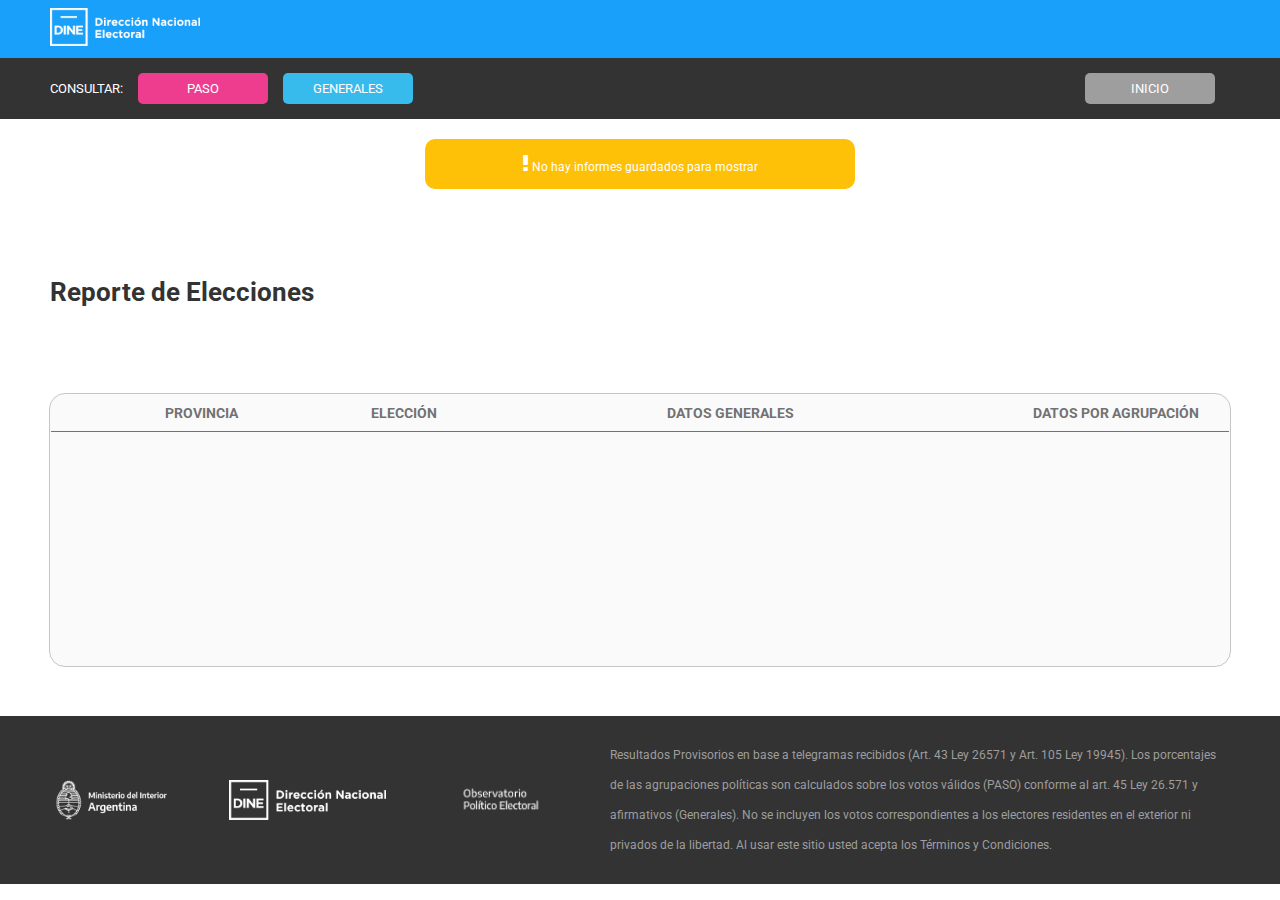
<file: informes.html>
<!DOCTYPE html>
<html lang="es">

<head>
    <meta charset="UTF-8" />
    <!-- <meta name="viewport" content="width=device-width, initial-scale=1.0" /> -->
    <title>Sistema de Publicación de Resultados Electorales</title>
    <link rel="shortcut icon" type="image/png" href="img/icons/favicon-16x16.png">
    <!-- Estilos CSS -->
    <link rel="stylesheet" href="https://cdnjs.cloudflare.com/ajax/libs/font-awesome/4.7.0/css/font-awesome.min.css">
    <link rel="stylesheet" href="css/common.css" />
    <link rel="stylesheet" href="css/pages/informes.css">
    <script src="js/common.js" defer></script>
    <script src="js/pages/informes.js" defer></script>
</head>

<body>
    <div class="loader-contenedor" id="loader">
        <div class="loader"></div>
    </div>
    <header>
        <!--Barra de logo portal-->
        <div class="header-page">
            <a href="index.html">
                <img src="img/Logo_DINE_negativo.png" alt="logo" class="logo">
            </a>
        </div>
        <!--Barra de menú principal-->
        <nav class="barra-navegacion">
            <ul>
                <li>CONSULTAR:</li>
                <li><a class="boton paso" href="paso.html">PASO</a></li>
                <li><a class="boton generales" href="generales.html">GENERALES</a></li>
                <div style="width: 100%; text-align: right;">
                    <li><a class="boton_inicio" href="index.html">INICIO</a></li>
                </div>
            </ul>
        </nav>
    </header>
    <!-- Contenido principal de la página -->
    <main>

        <section id="sec-messages">
            <!-- agregar mensajes al usuario, por ejemplo, mensajes de error, o de éxito de las operaciones. -->
            <div class="container">
                <div class="mensaje mensaje-2" id="mensajeError">
                    <i class="fa fa-exclamation-triangle" aria-hidden="true"></i> ERROR:
                </div>
                <div class="mensaje mensaje-3" id="mensajeAdvertencia">
                    <i class="fa fa-exclamation" aria-hidden="true"></i> No hay informes guardados para mostrar
                </div>
            </div>
        </section>
        <section id="sec-titulo">
            <!--Seccion para agregar una palicula favorita por codigo-->
            <h1>Reporte de Elecciones</h1>
        </section>
        <section id="sec-contenido">
            <table>
                <thead>
                    <tr>
                        <th>PROVINCIA</th>
                        <th>ELECCIÓN</th>
                        <th>DATOS GENERALES</th>
                        <th>DATOS POR AGRUPACIÓN</th>
                    </tr>
                </thead>
                <tbody id="contenedorInformes">
                    <tr>
                        <td class="contenedor_mapa">
                            <svg class="mapa" id="svgMapa">

                            </svg>

                        </td>
                        <td class="columna_elecciones">
                            <p class="texto-elecciones-chico" id="titulo"></p>
                            <p class="texto-path-chico" id="subtitulo"></p>
                        </td>
                        <td class="datos_generales">
                            <div class="recuadros-informativos" id="contenedorRecuadros">

                            </div>
                        </td>
                        <td class="contenedor_agrupacion">
                            <div class="contenedor-datos-agrupacion" id="contenedorDatosAgrupacion">

                            </div>
                        </td>
                    </tr>
                </tbody>
            </table>
        </section>
    </main>
    <!--Pie de página-->
    <footer>
        <img src="img/icons/Ministerio-del-Interior_pluma.1ab9a7a7.png" />
        <img src="img/icons/Logo_DINE_negativo.a88f983e.png" />
        <img src="img/icons/logos_001-10.4430c8d5.png" />
        <p>Resultados Provisorios en base a telegramas recibidos (Art. 43 Ley 26571 y Art. 105 Ley 19945). Los
            porcentajes de las agrupaciones políticas son calculados sobre los votos válidos (PASO) conforme al art.
            45 Ley 26.571 y afirmativos (Generales). No se incluyen los votos correspondientes a los electores
            residentes en el exterior ni privados de la libertad. Al usar este sitio usted acepta los
            <a href="about:blank" target="_blank">Términos y Condiciones.</a>
        </p>
    </footer>
</body>

</html>
</file>
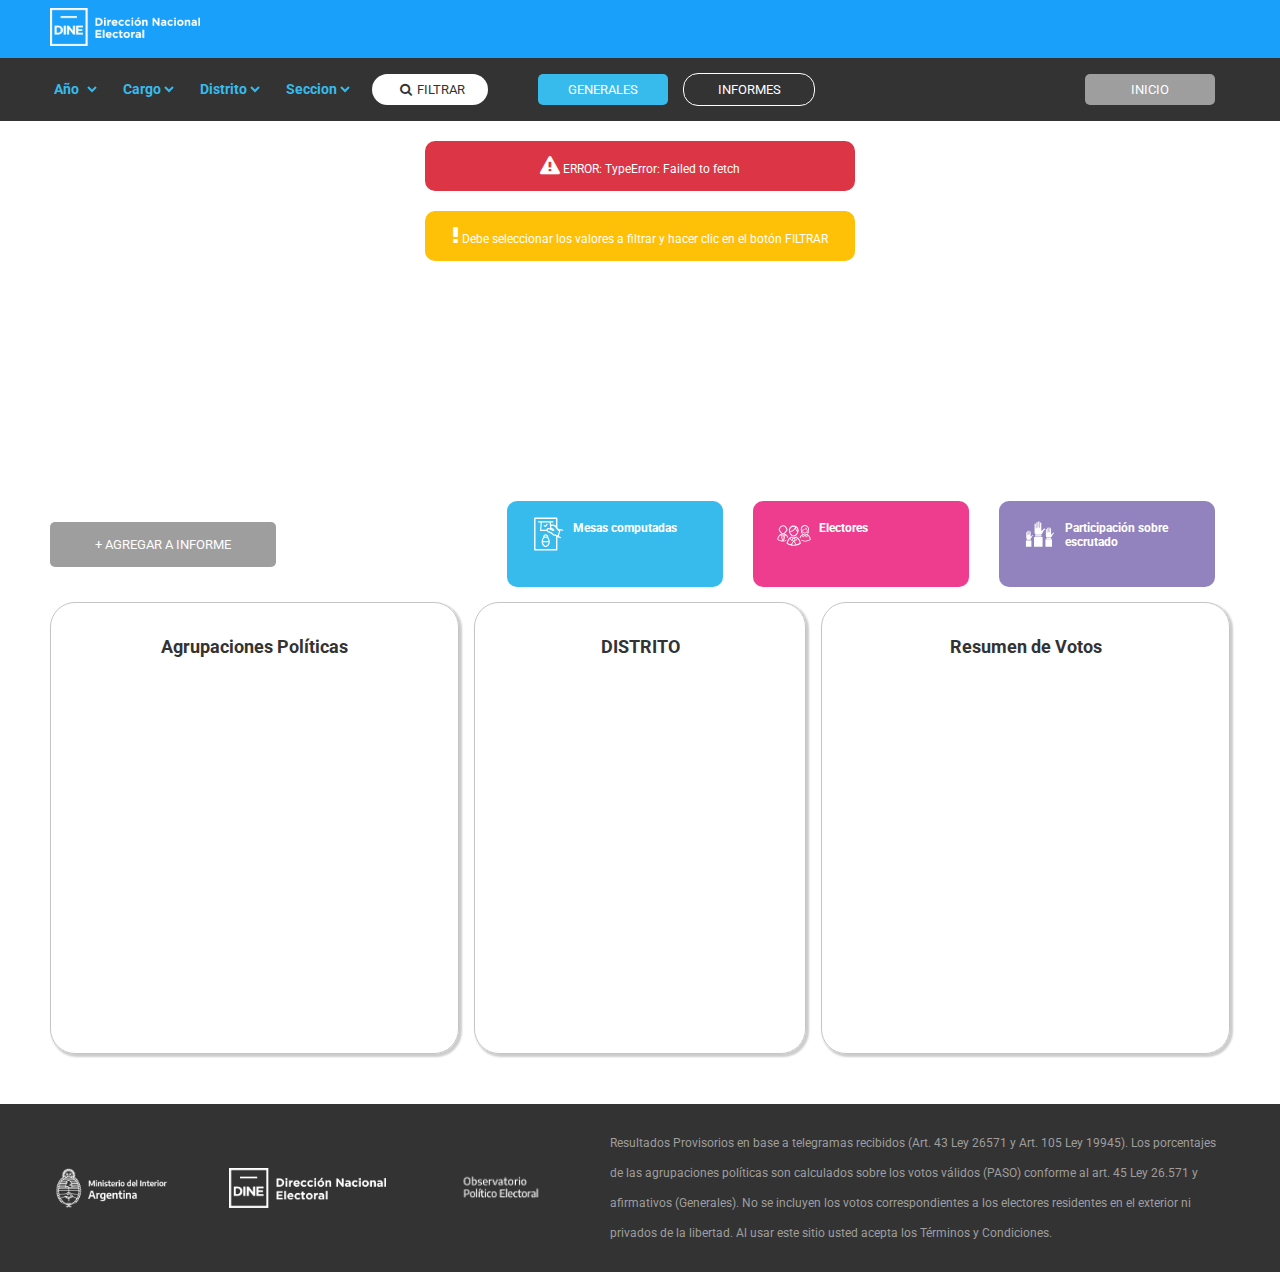
<file: paso.html>
<!DOCTYPE html>
<html lang="es">

<head>
    <meta charset="UTF-8" />
    <!-- <meta name="viewport" content="width=device-width, initial-scale=1.0" /> -->
    <title>Sistema de Publicación de Resultados Electorales</title>
    <link rel="shortcut icon" type="image/png" href="img/icons/favicon-16x16.png">
    <!-- Estilos CSS -->
    <link rel="stylesheet" href="https://cdnjs.cloudflare.com/ajax/libs/font-awesome/4.7.0/css/font-awesome.min.css">
    <link rel="stylesheet" href="css/common.css" />
    <link rel="stylesheet" href="css/pages/paso.css">
    <script src="js/common.js" defer></script>
    <script src="js/agrupaciones_colores.js" defer></script>
    <script src="js/pages/paso.js" defer></script>

</head>

<body>
    <div class="loader-contenedor" id="loader">
        <div class="loader"></div>
    </div>
    <header>
        <!--Barra de logo portal-->
        <div class="header-page">
            <a href="index.html">
                <img src="img/Logo_DINE_negativo.png" alt="logo" class="logo">
            </a>
        </div>
        <!--Barra de menú principal-->

        <nav class="barra-navegacion">
            <div>
                <div>
                    <form>
                        <select name="filtro-año" id="años">
                            <option value="-" selected disabled>Año</option>
                        </select>
                        <select name="filtro-cargo" id="cargos">
                            <option value="-" selected disabled>Cargo</option>
                        </select>
                        <select name="filtro-distrito" id="distritos">
                            <option value="-" selected disabled>Distrito</option>
                        </select>
                        <input type="hidden" id="hdSeccionProvincial" name="hdSeccionProvincial">
                        <select name="filtro-seccion" id="secciones">
                            <option value="-" selected disabled>Seccion</option>
                        </select>

                        <button class="boton_filtrar" type="submit" id="boton_filtrar"><i
                                class="fa fa-search icon_boton_filtrar" aria-hidden="true"></i>FILTRAR</button>
                    </form>
                    <ul>
                        <li><a class="boton generales" href="generales.html">GENERALES</a></li>
                        <li><a class="boton_informes" href="informes.html">INFORMES</a></li>
                    </ul>
                </div>
                <ul>
                    <li><a class="boton_inicio" href="index.html">INICIO</a></li>
                </ul>
            </div>

        </nav>

    </header>
    <!-- Contenido principal de la página -->
    <main>
        <section id="sec-messages-informes">

        </section>
        <section id="sec-messages">
            <!-- agregar mensajes al usuario, por ejemplo, mensajes de error, o de éxito de las operaciones. -->
            <div class="container">
                <div class="mensaje mensaje-1" id="mensajeExito"><i class="fa fa-thumbs-up" aria-hidden="true"></i>
                    Se agregó con
                    éxito
                    el
                    resultado al informe.
                </div>
                <div class="mensaje mensaje-2" id="mensajeError"><i class="fa fa-exclamation-triangle"
                        aria-hidden="true"></i>

                </div>
                <div class="mensaje mensaje-3" id="mensajeAdvertencia"><i class="fa fa-exclamation"
                        aria-hidden="true"></i>

                </div>
            </div>
        </section>
        <section id="sec-titulo">
            <!--Seccion para agregar una palicula favorita por codigo-->
            <h1 id="titulo"></h1>
            <p id="subtitulo" class="texto-path"></p>
        </section>
        <section id="sec-contenido">
            <!--Seccion para contenido de la página-->
            <div class="sec-contenido_contenedor-nuevoinforme">
                <button class="boton_agregar_informe" id="botonInformes">+ AGREGAR A INFORME</button>
                <div class="recuadros-informativos">
                    <div class="recuadro recuadro_1">
                        <div class="icono">
                            <img src="img/icons/urna.svg" alt="">
                        </div>
                        <div class="informacion">
                            <p class="informacion_titulo">Mesas computadas</p>
                            <p id="mesasComputadas"></p>
                        </div>
                    </div>
                    <div class="recuadro recuadro_2">
                        <div class="icono">
                            <img src="img/icons/electores.svg" alt="">
                        </div>
                        <div class="informacion">
                            <p class="informacion_titulo">Electores</p>
                            <p id="electores"></p>
                        </div>
                    </div>
                    <div class="recuadro recuadro_3">
                        <div class="icono">
                            <img src="img/icons/participacion.svg" alt="">
                        </div>
                        <div class="informacion">
                            <p class="informacion_titulo">Participación sobre escrutado</p>
                            <p id="participacionEscrutado"></p>
                        </div>
                    </div>
                </div>
            </div>

            <div id="recuadros_estadisticas">
                <div class="contenedor-seccion-estadisticas agrupaciones_politicas">
                    <h3>Agrupaciones Políticas</h3>
                    <div class="contenedor-agrupaciones" id="contenedorAgrupacion">


                    </div>
                </div>
                <div class="contenedor-seccion-estadisticas distrito ">
                    <div class="contenedor-mapa">
                        <h3 id="nombre_mapa" class="nombre_mapa">DISTRITO</h3>
                        <svg id="svg_mapa" class="mapa">

                        </svg>
                    </div>
                </div>
                <div class="contenedor-seccion-estadisticas grafico_votos">
                    <h3>Resumen de Votos</h3>

                    <div class="chart-wrap horizontal" id="contenedorGrafico">

                    </div>

                </div>
            </div>
        </section>
    </main>
    <!--Pie de página-->
    <footer>
        <img src="img/icons/Ministerio-del-Interior_pluma.1ab9a7a7.png" />
        <img src="img/icons/Logo_DINE_negativo.a88f983e.png" />
        <img src="img/icons/logos_001-10.4430c8d5.png" />
        <p>Resultados Provisorios en base a telegramas recibidos (Art. 43 Ley 26571 y Art. 105 Ley 19945). Los
            porcentajes de las agrupaciones políticas son calculados sobre los votos válidos (PASO) conforme al art.
            45 Ley 26.571 y afirmativos (Generales). No se incluyen los votos correspondientes a los electores
            residentes en el exterior ni privados de la libertad. Al usar este sitio usted acepta los
            <a href="about:blank" target="_blank">Términos y Condiciones.</a>
        </p>
    </footer>
</body>

</html>
</file>
<file: css/common.css>
@import url("https://fonts.googleapis.com/css?family=Roboto:100,300,400,500,700,900");
@import 'variables.css';


* {
  font-family: "Roboto", sans-serif;
}

html,
body {
  margin: 0;
  padding: 0;
  box-sizing: border-box;

}

p {
  font-size: 12px;
  color: var(--textos);

}

h1 {
  font-size: 26px;
  color: var(--titulos);
  padding-bottom: 20px;

}

h2 {
  font-size: 22px;
  color: var(--titulos);

}

h3 {
  font-size: 18px;
  color: var(--titulos);

}



/*----------- Barra de logo ----------- */

.header-page {
  padding: 0.5em 50px;
  background-color: var(--fondo-Cabecera);
}

.header-page a img {
  width: 150px;
}

/*----------- Barra de menú ----------- */

.barra-navegacion {
  padding: 2px 0 2px 0;
  background-color: var(--fondo-Menu);
  color: white;
}

.barra-navegacion ul {
  list-style: none;
  display: flex;
  align-items: center;
  padding: 0 50px 0 50px;
  font-size: 13px;
}

.barra-navegacion ul li {
  margin-right: 15px;
}

/*----------- Pie de página ----------- */

footer {
  background-color: var(--fondo-Footer);
  color: var(--texto-footer);
  height: 120px;
  display: flex;
  justify-content: space-around;
  align-items: center;
  padding: 1.5rem;
}

footer p,
footer a {
  color: var(--texto-footer);
  text-decoration: none;
  line-height: 2.5;
  width: 50%;
}

footer img {
  height: 40px;
}

/*----------- Botones ----------- */

.boton {
  border-radius: 5px;
  padding: 8px 15px;
  color: #FFF;
  text-transform: uppercase;
  text-align: center;
  text-decoration: none;
  display: inline-block;
  width: 100px;
}

.boton:hover {
  background-color: var(--gris-claro);
}

.boton_informes {
  border-radius: 15px;
  padding: 8px 15px;
  color: #FFF;
  border: solid white 1px;
  text-transform: uppercase;
  text-decoration: none;
  text-align: center;
  display: inline-block;
  width: 100px;
}

.boton_informes:hover {
  background-color: var(--gris-claro);

}

.boton_inicio {
  border-radius: 5px;
  padding: 8px 15px;
  color: #FFF;
  border: none;
  text-transform: uppercase;
  text-decoration: none;
  text-align: center;
  display: inline-block;
  width: 100px;

  background-color: var(--gris-claro);
}

.boton_inicio:hover {
  color: var(--textos);
}


.paso {
  background-color: var(--magenta);
}

.generales {
  background-color: var(--celeste);
}

/*----------- Mensajes ----------- */

.mensaje {
  width: 400px;
  margin: 20px auto;
  padding: 15px;
  border-radius: 10px;
  color: #FFffFF;
  font-size: 12px;
  font-weight: 200px;
  text-align: center;


}

.fa {
  font-size: 20px;
}

.mensaje-1 {
  background-color: var(--mensaje-usuario-verde);
  display: none;

}

.mensaje-2 {
  background-color: var(--mensaje-usuario-rojo);
  display: none;
}

.mensaje-3 {
  background-color: var(--mensaje-usuario-amarillo);
  display: none;
}

#lista-mensajes {
  list-style: none;
  font-weight: bold;
  font-size: 12px;
  position: relative;
  left: 50px;
}

.loader-contenedor {
  position: fixed;
  top: 0;
  left: 0;
  width: 100%;
  height: 100%;
  background-color: rgba(255, 255, 255, 0.534);
  display: none;
  justify-content: center;
  align-items: center;
  z-index: 500;
}

/* HTML: <div class="loader"></div> */
.loader {
  width: 100px;
  padding: 8px;
  aspect-ratio: 1;
  border-radius: 50%;
  background: var(--fondo-Cabecera);
  --_m:
    conic-gradient(#0000 10%, #000),
    linear-gradient(#000 0 0) content-box;
  -webkit-mask: var(--_m);
  mask: var(--_m);
  -webkit-mask-composite: source-out;
  mask-composite: subtract;
  animation: l3 1s infinite linear;
}

@keyframes l3 {
  to {
    transform: rotate(1turn)
  }
}
</file>
<file: css/pages/index.css>
/* Seccion del Titulo */

#sec-titulo {
    max-width: 100%;
    display: flex;
    padding: 50px;
}


.sec-titulo_contenedor-imagen img {
    width: 350px;
    margin: 15px;
}

.sec-titulo_contenedor-texto {
    width: 60%;
}

.sec-titulo_contenedor-texto p {
    font-size: 14px;
    line-height: 1.5;
}

/* Seccion del Contenido */

#sec-contenido {
    max-width: 100%;
    padding: 50px;
    background-color: rgb(245, 245, 245);
}

#sec-contenido p {
    font-size: 14px;

}

.sec-contenido_contenedor-botones {
    padding: 25px 50px 50px 50px;
    display: flex;
    justify-content: center;
}

.contenido-boton {
    border-radius: 10px;
    margin: 25px;
    width: 400px;
    padding: 30px 40px;
    color: #FFF;
    font-size: 28px;
    text-decoration: none;
    display: flex;
    align-items: center;
}

.contenido-boton img {
    height: 60px;
    margin-right: 5px;

}
</file>
<file: css/pages/generales.css>
/*----------- Barra de menú ----------- */

.barra-navegacion div {
    display: flex;
    justify-content: space-between;
    align-items: center;
}

.barra-navegacion div form {
    padding-left: 50px;
}

.barra-navegacion div form select {
    margin-right: 15px;
    background-color: transparent;
    border: none;
    outline: none;
    font-size: 14px;
    height: 30px;
    color: var(--celeste);
    font-weight: bold;
    cursor: pointer;
}

#años {
    min-width: 50px;
    max-width: 50px;
}

#cargos {
    min-width: 58px;
    max-width: 58px;
}

#distritos {
    min-width: 67px;
    max-width: 67px;
}

#secciones {
    min-width: 71px;
    max-width: 30px;
}



.boton_filtrar {
    background-color: white;
    border-radius: 20px;
    padding: 4px 23px;
    color: var(--textos);
    text-transform: uppercase;
    text-align: center;
    border: none;
    cursor: pointer;
}

.icon_boton_filtrar {
    padding: 5px;
    font-size: 13px !important;
}

/*----------- Seccion del Titulo -----------*/

#sec-titulo {
    max-width: 100%;
    padding: 50px;
}

.texto-path {
    font-size: 14px;
    color: var(--celeste);
}

/*----------- Seccion del Contenido -----------*/



#sec-contenido {
    max-width: 100%;
    padding: 50px;
}

.sec-contenido_contenedor-nuevoinforme {
    display: flex;
    align-items: center;
    justify-content: space-between;

}

.boton_agregar_informe {
    background-color: var(--gris-claro);
    color: white;
    padding: 15px 45px;
    text-align: center;
    height: 100%;
    border-radius: 5px;
    text-transform: uppercase;
    border: none;
}

.boton_agregar_informe:hover {
    color: var(--textos);
    cursor: pointer;
}

.recuadros-informativos {
    display: flex;
    justify-content: center;
}

/* RECUADROS */

.informacion_titulo {
    font-weight: bold;
}

#recuadros_estadisticas {
    display: flex;

}

.contenedor-seccion-estadisticas {
    border-radius: 25px;
    padding: 15px;
    border: 1px var(--borde-Grilla) solid;
    box-shadow: 2px 2px 2px 1px rgba(0, 0, 0, 0.2);
    height: 420px;
    width: 100%;

}


.distrito {
    width: 30%;
    margin-left: 15px;
    margin-right: 15px;
}

.recuadro {

    border-radius: 10px;
    margin: 15px;
    height: 70px;
    width: 184px;
    padding: 0.5rem 1rem;
    font-size: 12px;
    display: flex;
}

.recuadro_1 {
    background-color: var(--celeste);
}

.recuadro_2 {
    background-color: var(--magenta);
}

.recuadro_3 {
    background-color: var(--morado);
}

.informacion p {
    color: #FFF;
}

.icono img {
    height: 50px;
    width: 50px;
}




.contenedor-agrupaciones {
    overflow-y: auto;
    height: 325px;
}

.agrupacion {
    font-size: 11px;
    color: var(--textos);
    padding: 5px;
    text-transform: uppercase;

}

.titulo_agrupacion {
    font-weight: bold;
    font-size: 12px;
    padding-bottom: 10px;
    border-bottom: 1px solid var(--borde-Grilla);

}


.grafico_votos {
    text-align: center;
}


h3 {
    font-weight: bold;
    padding: 0 0 0 0;
    text-align: center;
    white-space: nowrap;
}

.partido_descripcion_contenedor {
    display: flex;
}

.partido_titulo {
    flex-grow: 1;
    font-size: 11px;
    font-weight: 800;
}

/*barra de progreso*/
.progress {
    height: 35px;
    width: 100%;
    border-radius: 5px;
    margin-bottom: 15px;
}

.progress-bar {
    height: 100%;
    display: flex;
    align-items: center;
    transition: width 0.25s;
    border-radius: 5px;
}

.progress-bar-text {
    margin-left: 10px;
    font-weight: bold;
    color: var(--textos);
    font-size: 9px;
}



.contenedor-mapa {
    display: flex;
    align-items: center;
    flex-direction: column;

}

.mapa {
    height: 500px;
}

.mapa path {
    height: 400px;
    width: 400px;
}


.chart-wrap {
    --chart-width: 260px;
    --grid-color: #aaa;
    --bar-thickness: 25px;
    --bar-rounded: 3px;
    --bar-spacing: 10px;
    font-family: sans-serif;
    width: var(--chart-width);
    margin-left: 30px;
}

.chart-wrap .title {
    font-weight: bold;
    padding: 1.8em 0 2.8em;
    text-align: center;
    white-space: nowrap;
}

/* cuando definimos el gráfico en horizontal, lo giramos 90 grados */
.chart-wrap.horizontal .grid {
    transform: rotate(-90deg);

}

.chart-wrap.horizontal .bar::after {
    /* giramos las letras para horizontal*/
    transform: rotate(45deg);
    padding-top: 0px;
    display: block;
}

.chart-wrap .grid {
    margin-top: 70px;
    position: relative;
    padding: 5px 0 5px 0;
    height: 100%;
    width: 100%;
    border-left: 2px solid var(--grid-color);
    font-size: 10px;
}


.chart-wrap .grid::before {
    font-size: 0.8em;
    font-weight: bold;
    content: '0%';
    position: absolute;
    left: -0.5em;
    top: -1.5em;
}

.chart-wrap .grid::after {
    font-size: 0.8em;
    font-weight: bold;
    content: '100%';
    position: absolute;
    right: -1.5em;
    top: -1.5em;
}

/* giramos las valores de 0% y 100% para horizontal */
.chart-wrap.horizontal .grid::before,
.chart-wrap.horizontal .grid::after {
    transform: rotate(90deg);
}

.chart-wrap .bar {
    width: var(--bar-value);
    height: var(--bar-thickness);
    margin: var(--bar-spacing) 0;
    background-color: var(--bar-color);
    border-radius: 0 var(--bar-rounded) var(--bar-rounded) 0;
}

.chart-wrap .bar:hover {
    opacity: 0.7;
}

.chart-wrap .bar::after {
    content: attr(data-name);
    margin-left: 100%;
    padding: 10px;
    display: inline-block;
    white-space: nowrap;
}
</file>
<file: css/pages/informes.css>
table {
    border: solid 1px black;


}

.recuadros-informativos {
    display: flex;
    justify-content: center;
}

.informacion_titulo {
    font-weight: bold;
}

.recuadro {
    border-radius: 5px;
    margin: 2px;
    height: 80px;
    width: 120px;
    padding: 0.5rem 1rem;
    color: #FFF;
    font-size: 12px;
    display: flex;
}

.recuadro_1 {
    background-color: var(--celeste);
}

.recuadro_2 {
    background-color: var(--magenta);
}

.recuadro_3 {
    background-color: var(--morado);
}

.informacion p {
    color: #FFF;
}

.icono img {
    height: 50px;
    width: 50px;
}

table {

    background-color: rgb(250, 250, 250);
    margin: 0 auto 50px auto;
    border-collapse: collapse;
    outline: 1px solid var(--borde-Grilla);
    border-radius: 15px;
    overflow: hidden;

}

table thead th {
    text-align: center;
    color: var(--titulo-Grilla);
    padding: 10px 20px;
    font-size: 14px;
    font-weight: bold;
    text-transform: uppercase;
    border-bottom: 1px solid var(--borde-inferior-Grilla);
}



table tbody tr td {
    border-bottom: 1px solid var(--borde-inferior-Grilla);
    padding: 15px 0;
    font-size: 12px;
    vertical-align: top;

}

tbody tr:hover {
    background-color: lightgray;
    cursor: pointer;
    z-index: 10;
}

table svg {
    height: 200px;
}


.texto-elecciones-chico {
    font-size: 12px;
    color: var(--textos);
    font-weight: bold;
}

.texto-path-chico {
    font-size: 11px;
    color: var(--celeste);
}

.contenedor_agrupacion {
    width: 20%;
    overflow-y: auto;
    padding: 5px;
    color: var(--textos);
}

.contenedor-datos-agrupacion {
    max-height: 300px;

}

.datos_agrupacion {
    padding: 5px;
    display: flex;
    justify-content: space-between;
    margin-top: 10px;
    text-align: end;
}

.agrupacion_nombre {
    font-weight: bold;
    font-size: 11px;
    text-align: start;
}

.datos_agrupacion p {
    font-size: 12px;
    margin: 5px;


}

.agrupacion_votos {
    width: max-content;
}

#sec-titulo {
    padding: 50px;
}

#sec-contenido {
    padding: 0 50px;
}

.datos_generales {
    width: 50%;
}
</file>
<file: css/pages/paso.css>
/*----------- Barra de menú ----------- */

.barra-navegacion div {
    display: flex;
    justify-content: space-between;
    align-items: center;
}

.barra-navegacion div form {
    padding-left: 50px;
}

.barra-navegacion div form select {
    margin-right: 15px;
    background-color: transparent;
    border: none;
    outline: none;
    font-size: 14px;
    height: 30px;
    color: var(--celeste);
    font-weight: bold;
    cursor: pointer;
}

#años {
    min-width: 50px;
    max-width: 50px;
}

#cargos {
    min-width: 58px;
    max-width: 58px;
}

#distritos {
    min-width: 67px;
    max-width: 67px;
}

#secciones {
    min-width: 71px;
    max-width: 30px;
}



.boton_filtrar {
    background-color: white;
    border-radius: 20px;
    padding: 4px 23px;
    color: var(--textos);
    text-transform: uppercase;
    text-align: center;
    border: none;
    cursor: pointer;
}

.icon_boton_filtrar {
    padding: 5px;
    font-size: 13px !important;
}

/*----------- Seccion del Titulo -----------*/

#sec-titulo {
    max-width: 100%;
    padding: 50px;
}

.texto-path {
    font-size: 14px;
    color: var(--celeste);
}

/*----------- Seccion del Contenido -----------*/



#sec-contenido {
    max-width: 100%;
    padding: 50px;
}

.sec-contenido_contenedor-nuevoinforme {
    display: flex;
    align-items: center;
    justify-content: space-between;

}

.boton_agregar_informe {
    background-color: var(--gris-claro);
    color: white;
    padding: 15px 45px;
    text-align: center;
    height: 100%;
    border-radius: 5px;
    text-transform: uppercase;
    border: none;
}

.boton_agregar_informe:hover {
    color: var(--textos);
    cursor: pointer;
}

.recuadros-informativos {
    display: flex;
    justify-content: center;
}

/* RECUADROS */

.informacion_titulo {
    font-weight: bold;
}

#recuadros_estadisticas {
    display: flex;

}

.contenedor-seccion-estadisticas {
    border-radius: 25px;
    padding: 15px;
    border: 1px var(--borde-Grilla) solid;
    box-shadow: 2px 2px 2px 1px rgba(0, 0, 0, 0.2);
    height: 420px;
    width: 100%;

}


.distrito {
    width: 30%;
    margin-left: 15px;
    margin-right: 15px;
}

.recuadro {

    border-radius: 10px;
    margin: 15px;
    height: 70px;
    width: 184px;
    padding: 0.5rem 1rem;
    font-size: 12px;
    display: flex;
}

.recuadro_1 {
    background-color: var(--celeste);
}

.recuadro_2 {
    background-color: var(--magenta);
}

.recuadro_3 {
    background-color: var(--morado);
}

.informacion p {
    color: #FFF;
}

.icono img {
    height: 50px;
    width: 50px;
}




.contenedor-agrupaciones {
    overflow-y: auto;
    height: 325px;
}

.agrupacion {
    font-size: 11px;
    color: var(--textos);
    padding: 5px;
    text-transform: uppercase;

}

.titulo_agrupacion {
    font-weight: bold;
    font-size: 12px;
    padding-bottom: 10px;
    border-bottom: 1px solid var(--borde-Grilla);

}


.grafico_votos {
    text-align: center;
}


h3 {
    font-weight: bold;
    padding: 0 0 0 0;
    text-align: center;
    white-space: nowrap;
}

.partido_descripcion_contenedor {
    display: flex;
}

.partido_titulo {
    flex-grow: 1;
    font-size: 11px;
    font-weight: 800;
}

/*barra de progreso*/
.progress {
    height: 35px;
    width: 100%;
    border-radius: 5px;
    margin-bottom: 15px;
}

.progress-bar {
    height: 100%;
    display: flex;
    align-items: center;
    transition: width 0.25s;
    border-radius: 5px;
}

.progress-bar-text {
    margin-left: 10px;
    font-weight: bold;
    color: var(--textos);
    font-size: 9px;
}



.contenedor-mapa {
    display: flex;
    align-items: center;
    flex-direction: column;

}

.mapa {
    height: 500px;
}

.mapa path {
    height: 400px;
    width: 400px;
}


.chart-wrap {
    --chart-width: 260px;
    --grid-color: #aaa;
    --bar-thickness: 25px;
    --bar-rounded: 3px;
    --bar-spacing: 10px;
    font-family: sans-serif;
    width: var(--chart-width);
    margin-left: 30px;
}

.chart-wrap .title {
    font-weight: bold;
    padding: 1.8em 0 2.8em;
    text-align: center;
    white-space: nowrap;
}

/* cuando definimos el gráfico en horizontal, lo giramos 90 grados */
.chart-wrap.horizontal .grid {
    transform: rotate(-90deg);

}

.chart-wrap.horizontal .bar::after {
    /* giramos las letras para horizontal*/
    transform: rotate(45deg);
    padding-top: 0px;
    display: block;
}

.chart-wrap .grid {
    margin-left: 25px;
    margin-top: 50px;
    position: relative;
    padding: 5px 0 5px 0;
    height: 100%;
    width: 100%;
    border-left: 2px solid var(--grid-color);
    font-size: 10px;
}


.chart-wrap .grid::before {
    font-size: 0.8em;
    font-weight: bold;
    content: '0%';
    position: absolute;
    left: -0.5em;
    top: -1.5em;
}

.chart-wrap .grid::after {
    font-size: 0.8em;
    font-weight: bold;
    content: '100%';
    position: absolute;
    right: -1.5em;
    top: -1.5em;
}

/* giramos las valores de 0% y 100% para horizontal */
.chart-wrap.horizontal .grid::before,
.chart-wrap.horizontal .grid::after {
    transform: rotate(90deg);
}

.chart-wrap .bar {
    width: var(--bar-value);
    height: var(--bar-thickness);
    margin: var(--bar-spacing) 0;
    background-color: var(--bar-color);
    border-radius: 0 var(--bar-rounded) var(--bar-rounded) 0;
}

.chart-wrap .bar:hover {
    opacity: 0.7;
}

.chart-wrap .bar::after {
    content: attr(data-name);
    margin-left: 100%;
    padding: 10px;
    display: inline-block;
    white-space: nowrap;
}
</file>
